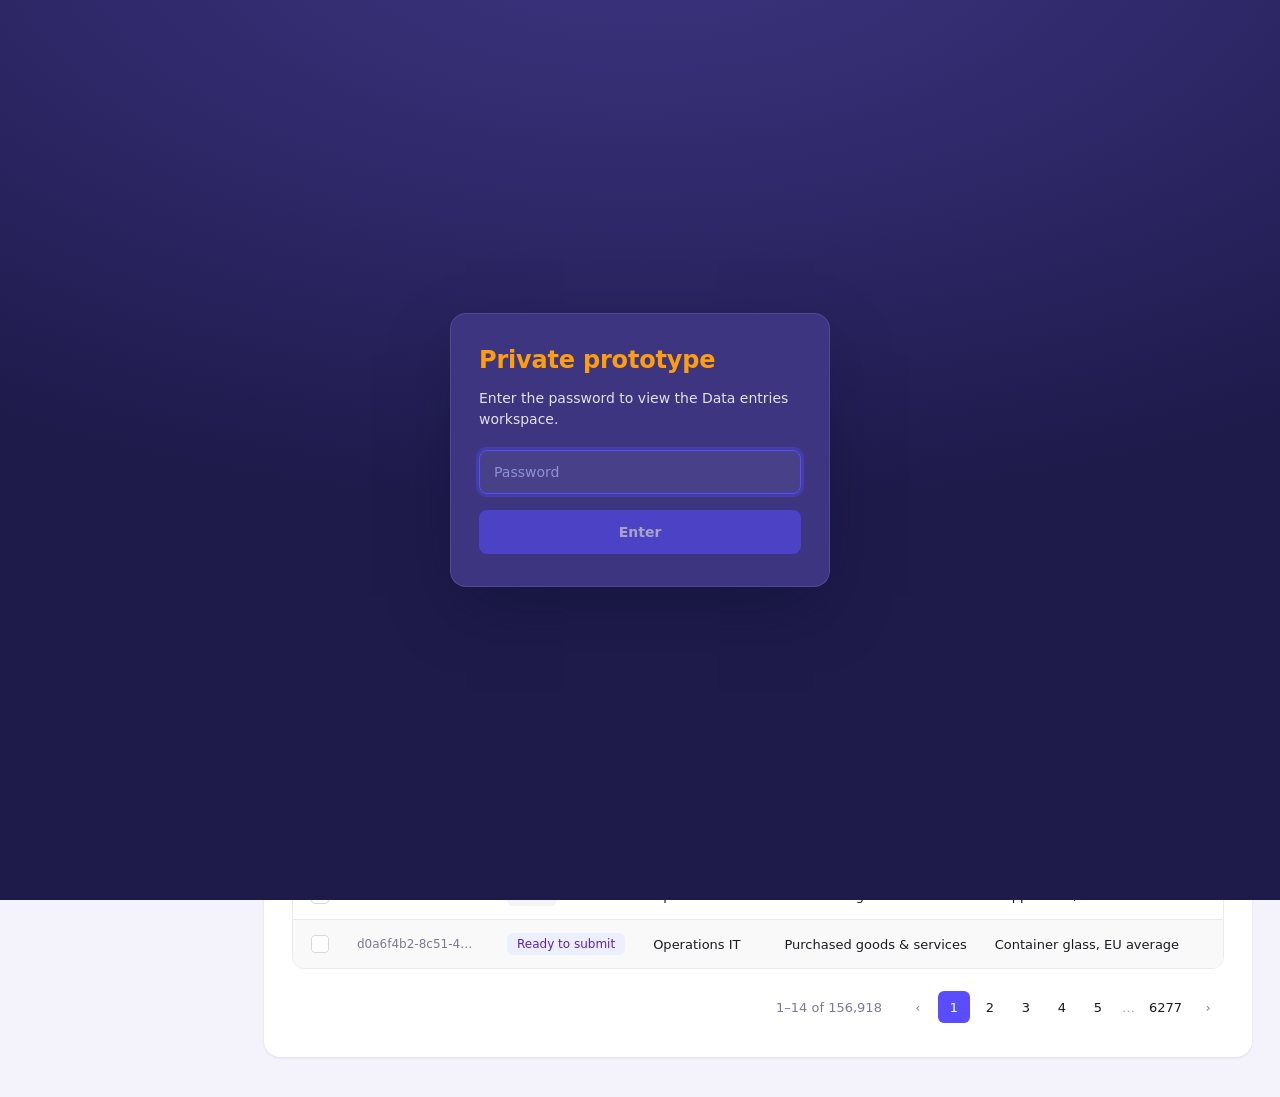
<file: data-entries-improve-ef.html>
<!DOCTYPE html>
<html lang="en">
<head>
<meta charset="UTF-8" />
<meta name="viewport" content="width=device-width, initial-scale=1.0" />
<title>Forward Earth — Data entries (Improve EF)</title>
<link rel="preconnect" href="https://api.fontshare.com" crossorigin>
<link href="https://api.fontshare.com/v2/css?f[]=satoshi@400,500,700,900&display=swap" rel="stylesheet">
<style>
/* ─────────────────────────────────────────────────────────────────────────
   Forward Earth — Data entries page (sandbox clone) + Improve EF feature.
   Single self-contained file. Colors/typography pulled from the live product.
   ───────────────────────────────────────────────────────────────────────── */
:root{
  --violet:#5A4DFF; --violet-hover:#472AD8; --violet-50:#ECEFFF; --violet-700:#5B21B6;
  --header-violet:#8F4AFF; --header-violet-2:#7C3AED;
  --text:#101019; --text-strong:#1A1B22; --text-muted:#7A7A91; --text-subtle:#A6A6B8;
  --border:#EBEBEE; --border-strong:#D7D7E0; --bg-page:#FFFFFF; --bg-subtle:#F9F9FA;
  --bg-shell:#F4F3FB;
  --success-bg:#DCFCE7; --success-fg:#15803D; --success-50:#ECFDF5; --success-fg2:#047857; --success-200:#A7F3D0;
  --alert-bg:#FEF3C7; --alert-fg:#B45309; --alert-200:#FDE68A;
  --low-bg:#FEE2E2; --low-fg:#991B1B;
  --danger:#F35151;
  --radius-sm:6px; --radius-md:8px; --radius-lg:12px;
  --shadow-card:0 1px 3px rgba(16,16,25,.06), 0 1px 2px rgba(16,16,25,.04);
  --shadow-pop:0 12px 32px -10px rgba(16,16,40,.30);
  --font:"Satoshi","Satoshi Variable",system-ui,-apple-system,sans-serif;
}
*{box-sizing:border-box;}
html,body{margin:0;padding:0;}
body{font-family:var(--font);color:var(--text);background:var(--bg-shell);font-size:14px;-webkit-font-smoothing:antialiased;}
button{font-family:inherit;}
h1,h2,h3,h4{margin:0;}

/* ── App layout ── */
.app{display:flex;min-height:100vh;}
.sidebar{width:236px;flex:0 0 236px;background:#fff;border-right:1px solid var(--border);
  padding:18px 16px 40px;display:flex;flex-direction:column;gap:2px;overflow-y:auto;height:100vh;position:sticky;top:0;}
.brand{display:flex;align-items:center;gap:9px;padding:2px 6px 18px;}
.brand svg{width:30px;height:30px;}
.brand .name{font-weight:700;font-size:16px;line-height:1.05;letter-spacing:-.01em;}
.brand .name small{display:block;font-weight:700;}

.nav-getting{display:flex;align-items:center;gap:10px;padding:10px 12px;border-radius:var(--radius-md);
  font-weight:500;color:var(--text);cursor:pointer;}
.nav-getting:hover{background:var(--bg-subtle);}
.nav-getting .badge{margin-left:auto;background:var(--violet);color:#fff;font-size:11px;font-weight:700;
  padding:2px 8px;border-radius:var(--radius-sm);}

.nav-section{font-size:12px;font-weight:500;color:var(--text-muted);padding:16px 12px 6px;letter-spacing:.01em;}
.nav-item{display:flex;align-items:center;gap:12px;padding:11px 12px;border-radius:var(--radius-md);
  color:var(--text);cursor:pointer;font-size:14px;font-weight:500;transition:background .12s;}
.nav-item svg{width:20px;height:20px;flex:0 0 auto;color:var(--text);}
.nav-item:hover{background:var(--bg-subtle);}
.nav-item.active{background:var(--violet);color:#fff;box-shadow:0 6px 16px -6px rgba(90,77,255,.5);}
.nav-item.active svg{color:#fff;}
.nav-item .chev{margin-left:auto;width:16px;height:16px;color:var(--text-muted);}

/* ── Main column ── */
.main{flex:1;min-width:0;display:flex;flex-direction:column;}
.topbar{display:flex;align-items:center;gap:16px;padding:16px 28px;}
.topbar .collapse{width:44px;height:44px;display:grid;place-items:center;border-radius:var(--radius-md);
  border:none;background:var(--violet-50);color:var(--violet);cursor:pointer;}
.topbar .spacer{flex:1;}
.company{min-width:280px;border:1px solid var(--border-strong);border-radius:var(--radius-md);
  background:#fff;padding:7px 14px;position:relative;cursor:pointer;}
.company .lab{font-size:11px;color:var(--text-muted);}
.company .val{display:flex;align-items:center;gap:8px;font-size:15px;font-weight:500;}
.company .val svg{margin-left:auto;width:18px;height:18px;color:var(--text-muted);}
.topbar .icon-btn{width:44px;height:44px;border-radius:50%;background:var(--violet-50);border:none;
  display:grid;place-items:center;color:var(--violet);cursor:pointer;}
.topbar .icon-group{display:flex;gap:8px;background:var(--violet-50);border-radius:26px;padding:3px;}
.topbar .icon-group .icon-btn{width:40px;height:40px;}

/* ── Page card ── */
.page{padding:0 28px 40px;}
.card{background:#fff;border-radius:16px;box-shadow:var(--shadow-card);padding:28px 28px 34px;}
.card-head{display:flex;align-items:center;justify-content:space-between;margin-bottom:22px;}
.card-head h1{font-size:20px;font-weight:700;color:var(--text);}
.btn{display:inline-flex;align-items:center;gap:8px;border-radius:var(--radius-sm);cursor:pointer;
  font-family:inherit;font-weight:500;transition:background .12s,border-color .12s,color .12s;white-space:nowrap;}
.btn svg{width:18px;height:18px;flex:0 0 auto;}
.btn.primary{background:var(--violet);color:#fff;border:none;font-size:14px;padding:12px 18px;height:46px;
  box-shadow:0 8px 18px -8px rgba(90,77,255,.6);}
.btn.primary:hover{background:var(--violet-hover);}
.btn.primary:disabled{opacity:.5;cursor:default;box-shadow:none;}
.btn.tool{background:#fff;color:var(--text-muted);border:1px solid var(--border);font-size:13px;
  padding:0 16px;height:44px;}
.btn.tool svg{width:16px;height:16px;}
.btn.tool:hover{border-color:var(--border-strong);background:var(--bg-subtle);color:var(--text-strong);}
.btn.secondary{background:#fff;color:var(--text-strong);border:1px solid var(--border-strong);font-size:13px;padding:0 16px;height:38px;}
.btn.secondary:hover{background:var(--bg-subtle);}
.btn.danger{background:var(--danger);color:#fff;border:none;font-size:13px;padding:0 18px;height:38px;}
.btn.danger:hover{background:#d63b3b;}
.btn.danger-outline{background:#fff;color:var(--danger);border:1px solid var(--danger);font-size:13px;padding:0 16px;height:38px;}
.btn.danger-outline:hover{background:var(--low-bg);}
.btn.outline{background:#fff;color:var(--violet);border:1px solid var(--violet);font-size:14px;padding:0 18px;height:46px;}
.btn.outline:hover{background:var(--violet-50);}
.title-help{display:inline-flex;margin-left:8px;color:var(--text-muted);vertical-align:middle;}
th .h-help{display:inline-flex;margin-left:6px;vertical-align:-2px;opacity:.75;}
td.name-cell{max-width:220px;overflow:hidden;text-overflow:ellipsis;}

.toolbar{display:flex;align-items:center;justify-content:flex-end;gap:12px;margin-bottom:16px;}
.toolbar .filter-count{margin-left:4px;background:var(--bg-subtle);color:var(--text-muted);
  font-size:11px;font-weight:700;border-radius:10px;padding:1px 6px;}

/* ── Table ── */
.tablewrap{border:1px solid var(--border);border-radius:var(--radius-lg);overflow-x:auto;}
table{width:100%;border-collapse:collapse;font-size:13px;}
thead th{background:var(--header-violet);color:#fff;text-align:left;font-weight:500;font-size:12.5px;
  padding:14px 14px;white-space:nowrap;position:relative;}
thead th.col-check{width:44px;padding-left:18px;}
thead th.col-act{position:sticky;right:0;width:0;min-width:0;max-width:0;padding:0;background:transparent;}
tbody td{padding:13px 14px;border-top:1px solid var(--border);color:var(--text-strong);
  vertical-align:middle;white-space:nowrap;}
tbody td.col-check{padding-left:18px;}
tbody tr{cursor:pointer;}
tbody tr:nth-child(odd){background:#fff;}
tbody tr:nth-child(even){background:var(--bg-subtle);}
tbody tr:hover{background:#F3EFFE;}
td.id-cell{font-variant-numeric:tabular-nums;color:var(--text-muted);font-size:12px;max-width:150px;
  overflow:hidden;text-overflow:ellipsis;}
td.muted{color:var(--text-muted);}
.check{width:18px;height:18px;border:1.5px solid var(--border-strong);border-radius:4px;background:#fff;
  display:inline-block;vertical-align:middle;}

/* status + confidence + tags */
.chip{display:inline-flex;align-items:center;padding:4px 10px;border-radius:var(--radius-sm);
  font-size:12px;font-weight:500;}
.chip.submitted{background:var(--success-bg);color:var(--success-fg);}
.chip.draft{background:#F3F4F6;color:#374151;}
.chip.ready{background:var(--violet-50);color:var(--violet-700);}
.synth{display:inline-flex;align-items:center;margin-right:8px;padding:2px 8px;border-radius:var(--radius-sm);
  background:var(--violet-50);color:var(--violet-700);font-size:11px;font-weight:600;}
.synth.custom{background:#EEF1F6;color:#475569;}
.efbusy{display:inline-flex;align-items:center;gap:6px;color:var(--violet);font-weight:600;}

/* hover action tray (zero-width sticky anchor) */
td.col-act{position:sticky;right:0;width:0;min-width:0;max-width:0;padding:0;background:transparent;overflow:visible;z-index:2;}
.actions{position:absolute;right:12px;top:50%;transform:translateY(-50%) translateX(6px);
  display:inline-flex;align-items:center;gap:6px;padding:4px 6px;background:#fff;border:1px solid var(--border);
  border-radius:var(--radius-md);box-shadow:0 6px 16px -6px rgba(11,16,49,.28);opacity:0;pointer-events:none;
  transition:opacity .12s,transform .12s;white-space:nowrap;}
tbody tr:hover .actions{opacity:1;pointer-events:auto;transform:translateY(-50%);}
.rowcta{display:inline-flex;align-items:center;gap:5px;border:1px solid var(--violet);border-radius:var(--radius-sm);cursor:pointer;
  background:#fff;color:var(--violet);font-size:12px;font-weight:600;padding:5px 12px;transition:background .12s;}
.rowcta:hover{background:var(--violet-50);}
.iconbtn{width:28px;height:28px;flex:0 0 auto;display:inline-grid;place-items:center;border:1px solid var(--border);
  border-radius:var(--radius-sm);background:#fff;color:var(--text-muted);cursor:pointer;transition:.12s;}
.iconbtn:hover{background:var(--bg-subtle);color:var(--text-strong);border-color:var(--border-strong);}
.iconbtn.danger:hover{background:var(--low-bg);color:var(--danger);border-color:#FCA5A5;}
.iconbtn svg{width:15px;height:15px;}

/* pagination */
.pagination{display:flex;align-items:center;justify-content:flex-end;gap:20px;margin-top:22px;
  font-size:13px;color:var(--text-muted);}
.pages{display:flex;align-items:center;gap:4px;}
.pages button{min-width:32px;height:32px;border:none;background:transparent;border-radius:var(--radius-sm);
  color:var(--text-strong);font-size:13px;cursor:pointer;font-family:inherit;}
.pages button:hover{background:var(--bg-subtle);}
.pages button.active{background:var(--violet);color:#fff;}
.pages button.nav{color:var(--text-muted);}

/* ── Scrim + modal ── */
.scrim{position:fixed;inset:0;background:rgba(0,0,0,.4);z-index:1000;}
.modal-wrap{position:fixed;inset:0;z-index:1001;display:flex;align-items:flex-start;justify-content:center;
  padding:40px 24px;overflow-y:auto;}
.modal{width:100%;max-width:860px;display:flex;flex-direction:column;gap:16px;animation:modalIn .2s cubic-bezier(.32,.72,0,1);
  background:#F1F0F7;border-radius:20px;padding:16px;box-shadow:0 24px 64px -16px rgba(16,16,40,.35);height:fit-content;}
@keyframes modalIn{from{opacity:0;transform:translateY(8px);}to{opacity:1;transform:none;}}
.modal-head{background:#fff;border-radius:var(--radius-lg);padding:24px 26px;display:flex;align-items:center;gap:14px;}
.modal-head h2{font-size:21px;font-weight:700;color:var(--text);flex:1;min-width:0;overflow:hidden;text-overflow:ellipsis;white-space:nowrap;}
.modal-head .link-ic,.modal-head .close{width:34px;height:34px;border:none;background:transparent;border-radius:var(--radius-sm);
  display:grid;place-items:center;color:var(--text-muted);cursor:pointer;}
.modal-head .link-ic:hover,.modal-head .close:hover{background:var(--bg-subtle);color:var(--text-strong);}
.form-card{background:#fff;border-radius:var(--radius-lg);padding:22px 26px 26px;}
.form-card h3{font-size:16px;font-weight:700;color:var(--violet);margin-bottom:4px;}
.form-card .sub{font-size:13px;color:var(--text-muted);margin:0 0 14px;}
.card-head-row{display:flex;align-items:center;gap:10px;margin-bottom:14px;}
.card-head-row h3{margin:0;flex:1;}
.card-fold{width:30px;height:30px;border:none;background:transparent;border-radius:var(--radius-sm);
  display:grid;place-items:center;color:var(--text-muted);cursor:pointer;transition:transform .15s;}
.card-fold.collapsed{transform:rotate(-90deg);}
.card-fold:hover{background:var(--bg-subtle);}
.collapsed-sum{font-size:13px;color:var(--text-muted);margin:0;}

.grid{display:grid;gap:16px;}
.grid.two{grid-template-columns:1fr 1fr;}
/* DS floating-label field: the label sits on the field's top border */
.fld{position:relative;padding-top:8px;}
.fld .lab{position:absolute;top:0;left:12px;z-index:1;background:#fff;padding:0 5px;border-radius:4px;
  font-size:12px;color:var(--text-muted);line-height:16px;}
.fld .lab .req{color:var(--text-muted);}
.fld .control{min-height:56px;display:flex;align-items:center;gap:8px;padding:0 16px;border-radius:var(--radius-md);
  background:#fff;border:1px solid var(--border-strong);font-size:15px;color:var(--text-strong);}
.fld .control.ro{color:var(--text-muted);}
.fld .control.placeholder{color:var(--text-subtle);}
.fldic{margin-left:auto;color:var(--text-muted);display:inline-flex;flex:0 0 auto;}
input.control,select.control{width:100%;font-family:inherit;outline:none;appearance:none;cursor:pointer;
  height:56px;display:block;}
input.control{cursor:text;}
input.control:focus,select.control:focus{border-color:var(--violet);box-shadow:0 0 0 3px rgba(90,77,255,.14);}
select.control{background-image:url("data:image/svg+xml,%3Csvg xmlns='http://www.w3.org/2000/svg' width='16' height='16' viewBox='0 0 24 24' fill='none' stroke='%237A7A91' stroke-width='2' stroke-linecap='round' stroke-linejoin='round'%3E%3Cpolyline points='6 9 12 15 18 9'/%3E%3C/svg%3E");
  background-repeat:no-repeat;background-position:right 14px center;padding-right:40px;}

/* EF combobox (New entry modal) — trigger + popover with two create actions */
.efselect{position:relative;}
.efselect-trigger{width:100%;box-sizing:border-box;min-height:56px;padding:0 16px;display:flex;align-items:center;
  justify-content:space-between;gap:8px;background:#fff;border:1px solid var(--border-strong);border-radius:var(--radius-md);
  font-family:inherit;font-size:14px;color:var(--text-strong);cursor:pointer;text-align:left;transition:border-color .12s,box-shadow .12s;}
.efselect-trigger:hover{border-color:var(--text-muted);}
.efselect-trigger[aria-expanded="true"]{border-color:var(--violet);box-shadow:0 0 0 3px rgba(90,77,255,.14);}
.efselect-trigger .ph{color:var(--text-subtle);}
.efselect-trigger svg{color:var(--text-muted);flex:0 0 auto;}
.efselect-menu{position:absolute;left:0;right:0;top:calc(100% + 6px);z-index:60;background:#fff;
  border:1px solid var(--border);border-radius:10px;box-shadow:var(--shadow-pop);padding:6px;
  display:flex;flex-direction:column;gap:2px;max-height:320px;overflow-y:auto;}
.efselect-search{margin:2px 2px 6px;height:38px;padding:0 12px;border:1px solid var(--border-strong);
  border-radius:var(--radius-sm);font-family:inherit;font-size:13px;color:var(--text-strong);outline:none;}
.efselect-search:focus{border-color:var(--violet);box-shadow:0 0 0 3px rgba(90,77,255,.14);}
.efselect-empty{padding:10px 10px 6px;font-size:12.5px;color:var(--text-muted);}
.efselect-menu.up{top:auto;bottom:calc(100% + 6px);}
.efselect-item{display:flex;align-items:center;gap:10px;width:100%;box-sizing:border-box;text-align:left;
  border:none;background:transparent;cursor:pointer;font-family:inherit;font-size:13px;color:var(--text-strong);
  padding:10px 10px;border-radius:var(--radius-sm);}
.efselect-item:hover{background:var(--bg-subtle);}
.efselect-sep{height:1px;background:var(--border);margin:5px 4px;}
.efselect-item.create{align-items:flex-start;color:var(--violet);}
.efselect-item.create svg{margin-top:2px;flex:0 0 auto;}
.efselect-item.create b{display:block;font-weight:600;}
.efselect-item.create .subline{display:block;margin-top:1px;font-size:11.5px;font-weight:400;color:var(--text-muted);}
.efselect-item.current{background:var(--violet-50);font-weight:600;}
/* While the menu is open, lift the whole combobox (trigger + menu) above the
   sticky modal footer so neither is painted over. */
.efselect.open{z-index:70;}
.fld:has(.efselect.open){z-index:70;}

.dropzone{border:1.5px dashed var(--border-strong);border-radius:var(--radius-md);background:var(--bg-subtle);
  padding:26px;text-align:center;color:var(--text-subtle);display:flex;flex-direction:column;align-items:center;gap:8px;}
.dropzone svg{width:26px;height:26px;color:var(--text-subtle);}

.modal-foot{background:#fff;border-radius:var(--radius-lg);padding:16px 26px;display:flex;justify-content:flex-end;gap:12px;
  position:sticky;bottom:0;border:1px solid var(--border);box-shadow:0 -8px 24px -12px rgba(16,16,40,.18);}

/* banners inside EF card */
.banner{display:flex;align-items:center;gap:12px;padding:13px 16px;border-radius:var(--radius-lg);font-size:13px;line-height:1.5;
  border:1px solid var(--alert-200);background:var(--alert-bg);color:var(--alert-fg);}
.banner .tx{flex:1;min-width:0;}
.banner b{font-weight:700;}
.banner .btn{flex:0 0 auto;}
.banner.busy{border-color:#C9C2FF;background:#F5F3FF;color:var(--violet-700);}
.banner.ok{border-color:var(--success-200);background:var(--success-50);color:var(--success-fg2);}
.banner.fail{border-color:#FCA5A5;background:var(--low-bg);color:var(--low-fg);}
.pill-status.fail{background:var(--low-bg);color:var(--low-fg);}
.match{margin-top:16px;padding:11px 13px;border-radius:var(--radius-md);border:1px solid var(--success-200);
  background:var(--success-50);color:var(--success-fg2);display:flex;align-items:flex-start;gap:9px;font-size:12.5px;line-height:1.5;}
.match b{font-weight:700;}
.match svg{flex:0 0 auto;margin-top:1px;}

.processing{border:1.5px dashed #C9C2FF;border-radius:var(--radius-md);background:#F5F3FF;padding:30px 20px;text-align:center;
  display:flex;flex-direction:column;align-items:center;gap:8px;}
.processing .big{font-size:14px;font-weight:700;color:var(--violet);display:inline-flex;align-items:center;gap:8px;}
.processing .why{font-size:12.5px;color:var(--text-muted);max-width:420px;line-height:1.5;}

/* ── Right-side panel variant (EF detail — matches the product's placement) ── */
.modal-wrap.efdrawer{justify-content:flex-end;padding:16px;}
.efdrawer .modal{width:720px;max-width:calc(100vw - 32px);min-height:calc(100vh - 32px);height:auto;}
.efdrawer .modal-foot{margin-top:auto;}

/* ── Generate / Review dialogs ──
   Centered by a flex overlay (NOT by transform) so the entry animation can
   never fight the positioning and fly the dialog in from a corner. */
.wizoverlay{position:fixed;inset:0;z-index:1101;display:flex;align-items:center;justify-content:center;
  padding:24px;overflow-y:auto;}
.wizdlg{margin:auto;width:620px;max-width:calc(100vw - 48px);
  background:#fff;border-radius:14px;padding:22px;box-shadow:0 32px 80px -24px rgba(16,16,40,.45);
  display:flex;flex-direction:column;gap:16px;animation:modalIn .2s cubic-bezier(.32,.72,0,1);}
.wizdlg h3{font-size:16.5px;font-weight:700;color:var(--text-strong);flex:1;}
.wizdlg .head{display:flex;align-items:center;gap:10px;}
.wizdlg .head .close{width:30px;height:30px;border:none;background:transparent;color:var(--text-muted);
  display:grid;place-items:center;border-radius:var(--radius-sm);cursor:pointer;}
.wizdlg .head .close:hover{background:var(--bg-subtle);}
.wizdlg .subx{margin:0;font-size:13px;line-height:1.55;color:var(--text-muted);}
.wizdlg .subx b{color:var(--text-strong);font-weight:600;}
.steps{display:grid;grid-template-columns:1fr auto 1fr auto 1fr;gap:8px;align-items:stretch;}
.wstep{border:1px solid var(--border-strong);border-radius:10px;background:var(--bg-subtle);padding:11px 12px;
  display:flex;flex-direction:column;gap:3px;}
.wstep .k{font-size:10.5px;font-weight:700;color:var(--violet);text-transform:uppercase;letter-spacing:.04em;}
.wstep .t{font-size:13px;font-weight:700;color:var(--text-strong);}
.wstep .d{font-size:11.5px;color:var(--text-muted);line-height:1.45;}
.warrow{align-self:center;color:var(--text-subtle);}
.wiznote{font-size:12px;color:var(--text-muted);display:flex;align-items:flex-start;gap:7px;line-height:1.5;
  background:var(--bg-subtle);border-radius:var(--radius-md);padding:10px 12px;}
.wiznote svg{flex:0 0 auto;margin-top:1px;}
.wizfoot{display:flex;justify-content:flex-end;gap:10px;}

/* spinner + toast */
.spin{animation:spin 1.4s linear infinite;transform-origin:center;display:inline-flex;}
.spinner{width:20px;height:20px;border-radius:50%;border:2.5px solid #C9C2FF;border-top-color:var(--violet);animation:spin .9s linear infinite;}
.spinner.sm{width:16px;height:16px;border-width:2px;}
@keyframes spin{to{transform:rotate(360deg);}}
#toast{position:fixed;left:50%;bottom:28px;transform:translateX(-50%) translateY(20px);z-index:2000;
  background:#1A1B22;color:#fff;font-size:13px;font-weight:500;padding:11px 18px;border-radius:var(--radius-md);
  box-shadow:0 12px 30px -8px rgba(0,0,0,.4);opacity:0;pointer-events:none;transition:opacity .2s,transform .2s;max-width:460px;}
#toast.show{opacity:1;transform:translateX(-50%);}
.changelink{border:none;background:transparent;cursor:pointer;color:var(--violet);font-size:12px;font-weight:600;}

/* ── Generate / Review synthetic EF dialogs (shared component) ── */
.wizdlg textarea{width:100%;box-sizing:border-box;font-size:13px;font-family:inherit;border:1px solid var(--border-strong);
  border-radius:var(--radius-md);padding:10px 12px;color:var(--text-strong);resize:vertical;}
.wizdlg textarea:focus{outline:none;border-color:var(--violet);box-shadow:0 0 0 3px rgba(90,77,255,.14);}
.wizdlg .dlg-foot{display:flex;justify-content:space-between;align-items:center;gap:16px;
  margin:4px -22px -22px;padding:14px 22px;border-top:1px solid var(--border);background:var(--bg-subtle);
  border-radius:0 0 14px 14px;}
.wizdlg .dlg-foot .hint{font-size:12px;color:var(--text-muted);margin:0;}
.stage{display:flex;align-items:center;gap:10px;padding:7px 0;font-size:13px;color:var(--text-subtle);}
.stage.active{color:var(--text-strong);}
.stage.done{color:var(--text-muted);}
.stage .st-ic{width:18px;display:inline-flex;justify-content:center;flex:0 0 auto;}
.pill-status{display:inline-flex;align-items:center;gap:5px;background:var(--violet-50);color:var(--violet-700);
  border-radius:999px;padding:4px 10px;font-size:11px;font-weight:600;white-space:nowrap;}
.pill-status .spin{color:var(--violet);}
.kpi-row{display:grid;grid-template-columns:1fr 1fr;gap:10px;}
.kpi{background:var(--bg-subtle);border-radius:var(--radius-md);padding:12px 14px;}
.kpi .k{font-size:12px;color:var(--text-muted);margin:0 0 4px;}
.kpi .v{font-size:19px;font-weight:600;margin:0;}
.kpi .v small{font-size:12px;font-weight:400;color:var(--text-muted);}
.ctx-details{margin:14px 0 0;background:var(--bg-subtle);border-radius:var(--radius-md);padding:8px 12px;font-size:12px;color:var(--text-muted);}
.ctx-details summary{cursor:pointer;}
.rvw table{font-size:12px;}
.rvw tbody tr{cursor:default;}
.rvw tbody tr:hover{background:inherit;}
.rvw tbody tr:nth-child(even):hover{background:var(--bg-subtle);}
.energy{border:1px solid var(--border);border-radius:var(--radius-md);}
.energy>div{display:flex;justify-content:space-between;gap:12px;padding:9px 12px;font-size:12px;}
.energy>div+div{border-top:1px solid var(--border);}
.energy .efref{color:var(--violet);}
.actions.show{opacity:1;pointer-events:auto;transform:translateY(-50%);}
.confchip{display:inline-block;padding:3px 10px;border-radius:var(--radius-sm);font-size:12px;font-weight:600;line-height:16px;}
.confchip.high{background:var(--success-bg);color:var(--success-fg);}
.confchip.med{background:var(--alert-bg);color:var(--alert-fg);}

/* ── Assessments (PCF) ── */
.seg{display:inline-flex;background:var(--bg-subtle);border:1px solid var(--border);border-radius:9px;padding:3px;gap:3px;font-size:13px;}
.seg .on{background:var(--violet);color:#fff;border-radius:7px;padding:5px 14px;font-weight:500;}
.seg .off{color:var(--text-muted);padding:5px 14px;}
.chipx{background:var(--violet-50);color:var(--violet);font-size:12px;padding:3px 10px;border-radius:7px;white-space:nowrap;display:inline-block;
  overflow:hidden;text-overflow:ellipsis;max-width:100%;vertical-align:middle;}
.chip.calc{background:var(--success-bg);color:var(--success-fg);}
.chip.adraft{background:#E3EEFB;color:#1D5FA6;}
.chip.synthef{background:var(--violet-50);color:var(--violet-700);display:inline-flex;align-items:center;gap:4px;}
.assess-body{display:flex;gap:0;}
.assess-nav{width:210px;flex:0 0 210px;border-right:1px solid var(--border);padding:6px 14px 6px 0;font-size:13.5px;}
.assess-nav-item{display:flex;align-items:center;gap:8px;padding:9px 10px;border-radius:var(--radius-md);margin-bottom:2px;color:var(--text-strong);}
.assess-nav-item.active{background:var(--violet-50);font-weight:600;}
.assess-nav-item .mut{color:var(--text-muted);font-weight:400;font-size:12px;}
.assess-content{flex:1;min-width:0;padding-left:20px;}
/* EF-name pill in the materials table (read-only, matches the product) */
.dd{display:inline-flex;align-items:center;gap:8px;max-width:100%;
  background:var(--violet-50);border-radius:var(--radius-md);padding:8px 12px;
  color:var(--violet);font-size:12.5px;cursor:default;}
.dd .efn{min-width:0;overflow:hidden;text-overflow:ellipsis;white-space:nowrap;}
.matbtn{display:inline-flex;align-items:center;gap:5px;background:#fff;color:var(--violet);border:1px solid var(--border-strong);
  border-radius:9px;height:26px;padding:0 10px;font-size:11.5px;font-weight:600;font-family:inherit;cursor:pointer;white-space:nowrap;}
.matbtn:hover{border-color:var(--violet);background:var(--violet-50);}
.matbtn.ready{border-color:var(--violet);}
</style>
</head>
<body>
<!-- ── Password gate (client-side deterrent, no brand). Same password + session
     key as index.html, so unlocking either page keeps both open this tab session. ── -->
<style>
  .proto-gate { position: fixed; inset: 0; z-index: 99999; display: flex; align-items: center; justify-content: center; padding: 24px; background: radial-gradient(1200px 600px at 50% -10%, #3D3580 0%, #302A6C 45%, #1E1A4A 100%); font-family: "Satoshi Variable","Satoshi",system-ui,sans-serif; }
  .proto-gate__card { width: 100%; max-width: 380px; display: flex; flex-direction: column; gap: 14px; background: #3D3580; border: 1px solid rgba(255,255,255,0.10); border-radius: 16px; padding: 32px 28px; box-shadow: 0 24px 64px -16px rgba(11,16,49,0.55); text-align: left; }
  .proto-gate__title { margin: 0; font-size: 24px; font-weight: 700; color: #FF9E0D; letter-spacing: -0.2px; }
  .proto-gate__sub { margin: 0 0 6px; font-size: 14px; line-height: 1.5; color: #FFFFFF; opacity: 0.85; }
  .proto-gate__input { width: 100%; box-sizing: border-box; height: 44px; padding: 0 14px; font-size: 14px; font-family: inherit; color: #FFFFFF; background: rgba(255,255,255,0.06); border: 1px solid rgba(255,255,255,0.18); border-radius: 8px; outline: none; transition: border-color 150ms ease, box-shadow 150ms ease; }
  .proto-gate__input::placeholder { color: #C2C9FF; opacity: 0.6; }
  .proto-gate__input:focus { border-color: #5A4DFF; box-shadow: 0 0 0 3px rgba(90,77,255,0.30); }
  .proto-gate__input.is-error { border-color: #F35151; box-shadow: 0 0 0 3px rgba(243,81,81,0.22); }
  .proto-gate__err { font-size: 12.5px; color: #FFC9C9; margin-top: -4px; }
  .proto-gate__btn { height: 44px; border: none; border-radius: 8px; cursor: pointer; background: #5A4DFF; color: #fff; font-size: 14px; font-weight: 600; font-family: inherit; transition: background 150ms ease, opacity 150ms ease; margin-top: 2px; }
  .proto-gate__btn:hover:not(:disabled) { background: #472AD8; }
  .proto-gate__btn:disabled { opacity: 0.55; cursor: default; }
</style>
<script>
(function () {
  // Same password + session key as index.html.
  var PROTO_PASSWORD_SHA256 = "20df8ad6cb70ec8b4114b0182fe0861b15565132f53edd3955e10dd68e145077"; // default: "forward-earth"
  if (sessionStorage.getItem("fe-proto-auth") === "1") return;

  async function sha256Hex(str) {
    var buf = await crypto.subtle.digest("SHA-256", new TextEncoder().encode(str));
    return [].map.call(new Uint8Array(buf), function (x) { return x.toString(16).padStart(2, "0"); }).join("");
  }

  var prevOverflow = document.documentElement.style.overflow;
  document.documentElement.style.overflow = "hidden";

  var gate = document.createElement("div");
  gate.className = "proto-gate";
  gate.innerHTML =
    '<form class="proto-gate__card">' +
      '<h1 class="proto-gate__title">Private prototype</h1>' +
      '<p class="proto-gate__sub">Enter the password to view the Data entries workspace.</p>' +
      '<input class="proto-gate__input" type="password" placeholder="Password" autocomplete="off" autofocus />' +
      '<div class="proto-gate__err" style="display:none">Incorrect password — please try again.</div>' +
      '<button class="proto-gate__btn" type="submit" disabled>Enter</button>' +
    '</form>';
  document.body.appendChild(gate);

  var form = gate.querySelector("form");
  var input = gate.querySelector(".proto-gate__input");
  var err = gate.querySelector(".proto-gate__err");
  var btn = gate.querySelector(".proto-gate__btn");
  var busy = false;

  input.addEventListener("input", function () {
    btn.disabled = !input.value || busy;
    input.classList.remove("is-error");
    err.style.display = "none";
  });

  form.addEventListener("submit", async function (e) {
    e.preventDefault();
    if (!input.value || busy) return;
    busy = true; btn.disabled = true; btn.textContent = "Checking…";
    var ok = (await sha256Hex(input.value)) === PROTO_PASSWORD_SHA256;
    busy = false; btn.textContent = "Enter";
    if (ok) {
      sessionStorage.setItem("fe-proto-auth", "1");
      document.documentElement.style.overflow = prevOverflow;
      gate.remove();
    } else {
      input.classList.add("is-error");
      err.style.display = "";
      input.value = ""; btn.disabled = true; input.focus();
    }
  });
})();
</script>
<div class="app">
  <!-- ── Sidebar ── -->
  <aside class="sidebar">
    <div class="brand">
      <svg viewBox="0 0 32 32" fill="none"><path d="M4 22 L14 8 a2 2 0 0 1 3.2 0.2 L20 13" stroke="#FF9E0D" stroke-width="4" stroke-linecap="round"/><path d="M12 24 L22 10 a2 2 0 0 1 3.2 0.2 L28 15" stroke="#5A4DFF" stroke-width="4" stroke-linecap="round"/></svg>
      <div class="name">forward<small>earth</small></div>
    </div>
    <div class="nav-getting"><svg width="20" height="20" viewBox="0 0 24 24" fill="none" stroke="currentColor" stroke-width="2" stroke-linecap="round" stroke-linejoin="round"><polygon points="13 2 3 14 12 14 11 22 21 10 12 10 13 2"/></svg>Getting started<span class="badge">0/3</span></div>

    <div class="nav-section">Analyse</div>
    <div class="nav-item"><svg viewBox="0 0 24 24" fill="none" stroke="currentColor" stroke-width="2" stroke-linecap="round" stroke-linejoin="round"><path d="M21.21 15.89A10 10 0 1 1 8 2.83"/><path d="M22 12A10 10 0 0 0 12 2v10z"/></svg>Overview</div>
    <div class="nav-item"><svg viewBox="0 0 24 24" fill="none" stroke="currentColor" stroke-width="2" stroke-linecap="round" stroke-linejoin="round"><polyline points="22 7 13.5 15.5 8.5 10.5 2 17"/><polyline points="16 7 22 7 22 13"/></svg>Trends</div>
    <div class="nav-item"><svg viewBox="0 0 24 24" fill="none" stroke="currentColor" stroke-width="2" stroke-linecap="round" stroke-linejoin="round"><rect x="4" y="2" width="16" height="20" rx="2"/><line x1="8" y1="6" x2="16" y2="6"/><line x1="8" y1="10" x2="8" y2="10"/><line x1="12" y1="10" x2="12" y2="10"/><line x1="16" y1="10" x2="16" y2="10"/><line x1="8" y1="14" x2="8" y2="14"/><line x1="12" y1="14" x2="12" y2="14"/></svg>Calculations<svg class="chev" viewBox="0 0 24 24" fill="none" stroke="currentColor" stroke-width="2" stroke-linecap="round" stroke-linejoin="round"><polyline points="6 9 12 15 18 9"/></svg></div>

    <div class="nav-section">Collect</div>
    <div class="nav-item active" id="nav-data" onclick="showPage('data')"><svg viewBox="0 0 24 24" fill="none" stroke="currentColor" stroke-width="2" stroke-linecap="round" stroke-linejoin="round"><path d="M14 2H6a2 2 0 0 0-2 2v16a2 2 0 0 0 2 2h12a2 2 0 0 0 2-2V8z"/><polyline points="14 2 14 8 20 8"/><line x1="8" y1="13" x2="16" y2="13"/><line x1="8" y1="17" x2="16" y2="17"/></svg>Data entries</div>
    <div class="nav-item"><svg viewBox="0 0 24 24" fill="none" stroke="currentColor" stroke-width="2" stroke-linecap="round" stroke-linejoin="round"><path d="M21 8V5a2 2 0 0 0-2-2H5a2 2 0 0 0-2 2v3"/><path d="M3 8h18v11a2 2 0 0 1-2 2H5a2 2 0 0 1-2-2z"/><line x1="9" y1="13" x2="15" y2="13"/></svg>Bulk import</div>

    <div class="nav-section">Product Footprint</div>
    <div class="nav-item"><svg viewBox="0 0 24 24" fill="none" stroke="currentColor" stroke-width="2" stroke-linecap="round" stroke-linejoin="round"><path d="M21 16V8a2 2 0 0 0-1-1.73l-7-4a2 2 0 0 0-2 0l-7 4A2 2 0 0 0 3 8v8a2 2 0 0 0 1 1.73l7 4a2 2 0 0 0 2 0l7-4A2 2 0 0 0 21 16z"/><polyline points="3.27 6.96 12 12.01 20.73 6.96"/></svg>Products</div>
    <div class="nav-item" id="nav-assess" onclick="showPage('assess')"><svg viewBox="0 0 24 24" fill="none" stroke="currentColor" stroke-width="2" stroke-linecap="round" stroke-linejoin="round"><rect x="3" y="3" width="18" height="14" rx="2"/><line x1="12" y1="17" x2="12" y2="21"/><line x1="8" y1="21" x2="16" y2="21"/><polyline points="7 12 10 9 13 12 17 8"/></svg>Assessments</div>
    <div class="nav-item"><svg viewBox="0 0 24 24" fill="none" stroke="currentColor" stroke-width="2" stroke-linecap="round" stroke-linejoin="round"><line x1="6" y1="20" x2="6" y2="13"/><line x1="12" y1="20" x2="12" y2="9"/><line x1="18" y1="20" x2="18" y2="4"/></svg>Product emissions</div>

    <div class="nav-section">Manage</div>
    <div class="nav-item"><svg viewBox="0 0 24 24" fill="none" stroke="currentColor" stroke-width="2" stroke-linecap="round" stroke-linejoin="round"><path d="M3 21h18"/><path d="M5 21V7l8-4v18"/><path d="M19 21V11l-6-4"/></svg>Company</div>
    <div class="nav-item" id="nav-ef" onclick="showPage('ef')"><svg viewBox="0 0 24 24" fill="none" stroke="currentColor" stroke-width="2" stroke-linecap="round" stroke-linejoin="round"><path d="M12 2 2 7l10 5 10-5-10-5z"/><path d="M2 17l10 5 10-5"/><path d="M2 12l10 5 10-5"/></svg>Emission factors</div>
    <div class="nav-item"><svg viewBox="0 0 24 24" fill="none" stroke="currentColor" stroke-width="2" stroke-linecap="round" stroke-linejoin="round"><path d="M17 21v-2a4 4 0 0 0-4-4H5a4 4 0 0 0-4 4v2"/><circle cx="9" cy="7" r="4"/><path d="M23 21v-2a4 4 0 0 0-3-3.87"/><path d="M16 3.13a4 4 0 0 1 0 7.75"/></svg>Users</div>
  </aside>

  <!-- ── Main ── -->
  <div class="main">
    <div class="topbar">
      <button class="collapse" title="Collapse sidebar"><svg width="20" height="20" viewBox="0 0 24 24" fill="none" stroke="currentColor" stroke-width="2" stroke-linecap="round" stroke-linejoin="round"><rect x="3" y="3" width="18" height="18" rx="2"/><line x1="9" y1="3" x2="9" y2="21"/></svg></button>
      <div class="spacer"></div>
      <div class="company"><div class="lab">Active company</div><div class="val">Company for E2E tests<svg viewBox="0 0 24 24" fill="none" stroke="currentColor" stroke-width="2" stroke-linecap="round" stroke-linejoin="round"><polyline points="6 9 12 15 18 9"/></svg></div></div>
      <div class="icon-group">
        <button class="icon-btn" title="Account"><svg width="20" height="20" viewBox="0 0 24 24" fill="none" stroke="currentColor" stroke-width="2" stroke-linecap="round" stroke-linejoin="round"><path d="M20 21v-2a4 4 0 0 0-4-4H8a4 4 0 0 0-4 4v2"/><circle cx="12" cy="7" r="4"/></svg></button>
        <button class="icon-btn" title="Settings"><svg width="20" height="20" viewBox="0 0 24 24" fill="none" stroke="currentColor" stroke-width="2" stroke-linecap="round" stroke-linejoin="round"><circle cx="12" cy="12" r="3"/><path d="M19.4 15a1.65 1.65 0 0 0 .33 1.82l.06.06a2 2 0 0 1-2.83 2.83l-.06-.06a1.65 1.65 0 0 0-1.82-.33 1.65 1.65 0 0 0-1 1.51V21a2 2 0 0 1-4 0v-.09A1.65 1.65 0 0 0 9 19.4a1.65 1.65 0 0 0-1.82.33l-.06.06a2 2 0 0 1-2.83-2.83l.06-.06a1.65 1.65 0 0 0 .33-1.82 1.65 1.65 0 0 0-1.51-1H3a2 2 0 0 1 0-4h.09A1.65 1.65 0 0 0 4.6 9a1.65 1.65 0 0 0-.33-1.82l-.06-.06a2 2 0 0 1 2.83-2.83l.06.06a1.65 1.65 0 0 0 1.82.33H9a1.65 1.65 0 0 0 1-1.51V3a2 2 0 0 1 4 0v.09a1.65 1.65 0 0 0 1 1.51 1.65 1.65 0 0 0 1.82-.33l.06-.06a2 2 0 0 1 2.83 2.83l-.06.06a1.65 1.65 0 0 0-.33 1.82V9a1.65 1.65 0 0 0 1.51 1H21a2 2 0 0 1 0 4h-.09a1.65 1.65 0 0 0-1.51 1z"/></svg></button>
      </div>
    </div>

    <div class="page" id="page-data">
      <div class="card">
        <div class="card-head">
          <h1>Data entries</h1>
          <button class="btn primary" onclick="openNew()"><svg viewBox="0 0 24 24" fill="none" stroke="currentColor" stroke-width="2" stroke-linecap="round" stroke-linejoin="round"><line x1="12" y1="5" x2="12" y2="19"/><line x1="5" y1="12" x2="19" y2="12"/></svg>Add new entry</button>
        </div>
        <div class="toolbar">
          <button class="btn tool" onclick="toast('Export — CSV of the current view')"><svg viewBox="0 0 24 24" fill="none" stroke="currentColor" stroke-width="2" stroke-linecap="round" stroke-linejoin="round"><path d="M21 15v4a2 2 0 0 1-2 2H5a2 2 0 0 1-2-2v-4"/><polyline points="7 10 12 15 17 10"/><line x1="12" y1="15" x2="12" y2="3"/></svg>Export</button>
          <button class="btn tool" onclick="toast('Columns — show/hide grid columns')"><svg viewBox="0 0 24 24" fill="none" stroke="currentColor" stroke-width="2" stroke-linecap="round" stroke-linejoin="round"><rect x="3" y="3" width="18" height="18" rx="2"/><line x1="9" y1="3" x2="9" y2="21"/><line x1="15" y1="3" x2="15" y2="21"/></svg>Columns</button>
          <button class="btn tool" onclick="toast('Filters')"><svg viewBox="0 0 24 24" fill="none" stroke="currentColor" stroke-width="2" stroke-linecap="round" stroke-linejoin="round"><polygon points="22 3 2 3 10 12.46 10 19 14 21 14 12.46 22 3"/></svg>Filters<span class="filter-count">0</span></button>
        </div>
        <div class="tablewrap">
          <table>
            <thead>
              <tr>
                <th class="col-check"><span class="check"></span></th>
                <th>ID</th><th>Status</th><th>Business unit</th><th>Business activity</th>
                <th>Emission factor details</th>
                <th>User assigned</th><th>Start date</th><th>End date</th><th>Data input type</th>
                <th>Consumption details</th>
                <th class="col-act" aria-hidden="true"></th>
              </tr>
            </thead>
            <tbody id="tbody"></tbody>
          </table>
        </div>
        <div class="pagination">
          <span id="pagecount">1–14 of 156,918</span>
          <div class="pages">
            <button class="nav">‹</button>
            <button class="active">1</button><button>2</button><button>3</button><button>4</button><button>5</button>
            <span style="padding:0 4px;color:var(--text-subtle)">…</span><button>6277</button>
            <button class="nav">›</button>
          </div>
        </div>
      </div>
    </div>

    <!-- ── Emission factors page (Manage → Emission factors) ── -->
    <div class="page" id="page-ef" style="display:none">
      <div class="card">
        <div class="card-head">
          <h1>Emission factors<span class="title-help"><svg width="17" height="17" viewBox="0 0 24 24" fill="none" stroke="currentColor" stroke-width="2" stroke-linecap="round" stroke-linejoin="round"><circle cx="12" cy="12" r="10"/><path d="M9.09 9a3 3 0 0 1 5.83 1c0 2-3 3-3 3"/><line x1="12" y1="17" x2="12" y2="17"/></svg></span></h1>
          <div style="display:flex;gap:12px">
            <button class="btn outline" onclick="toast('Show instructions — how custom emission factors work')">Show instructions</button>
            <button class="btn primary" onclick="toast('Add new custom emission factor — flow out of scope for this mock')"><svg viewBox="0 0 24 24" fill="none" stroke="currentColor" stroke-width="2" stroke-linecap="round" stroke-linejoin="round"><line x1="12" y1="5" x2="12" y2="19"/><line x1="5" y1="12" x2="19" y2="12"/></svg>Add new custom emission factor</button>
          </div>
        </div>
        <div class="toolbar">
          <button class="btn tool" onclick="toast('Export — CSV of the current view')"><svg viewBox="0 0 24 24" fill="none" stroke="currentColor" stroke-width="2" stroke-linecap="round" stroke-linejoin="round"><path d="M21 15v4a2 2 0 0 1-2 2H5a2 2 0 0 1-2-2v-4"/><polyline points="7 10 12 15 17 10"/><line x1="12" y1="15" x2="12" y2="3"/></svg>Export</button>
          <button class="btn tool" onclick="toast('Columns — show/hide grid columns')"><svg viewBox="0 0 24 24" fill="none" stroke="currentColor" stroke-width="2" stroke-linecap="round" stroke-linejoin="round"><rect x="3" y="3" width="18" height="18" rx="2"/><line x1="9" y1="3" x2="9" y2="21"/><line x1="15" y1="3" x2="15" y2="21"/></svg>Columns</button>
          <button class="btn tool" onclick="toast('Filters')"><svg viewBox="0 0 24 24" fill="none" stroke="currentColor" stroke-width="2" stroke-linecap="round" stroke-linejoin="round"><polygon points="22 3 2 3 10 12.46 10 19 14 21 14 12.46 22 3"/></svg>Filters</button>
        </div>
        <div class="tablewrap">
          <table>
            <thead>
              <tr id="ef-head"></tr>
            </thead>
            <tbody id="ef-tbody"></tbody>
          </table>
        </div>
        <div class="pagination">
          <span id="ef-pagecount"></span>
          <div class="pages">
            <button class="nav">‹</button><button class="active">1</button><button class="nav">›</button>
          </div>
        </div>
      </div>
    </div>

    <!-- ── Assessments page (PCF) ── -->
    <div class="page" id="page-assess" style="display:none">
      <div class="card">
        <div class="card-head">
          <h1>Assessments</h1>
          <div style="display:flex;gap:12px">
            <button class="btn outline" onclick="toast('Show instructions — how PCF assessments work')">Show instructions</button>
            <button class="btn primary" onclick="toast('Start new assessment — flow out of scope for this mock')"><svg viewBox="0 0 24 24" fill="none" stroke="currentColor" stroke-width="2" stroke-linecap="round" stroke-linejoin="round"><line x1="12" y1="5" x2="12" y2="19"/><line x1="5" y1="12" x2="19" y2="12"/></svg>Start new assessment</button>
          </div>
        </div>
        <div class="toolbar" style="justify-content:space-between">
          <div class="seg"><span class="on">PCF</span><span class="off">CBAM</span></div>
          <div style="display:flex;gap:12px">
            <button class="btn tool" onclick="toast('Export — CSV of the current view')"><svg viewBox="0 0 24 24" fill="none" stroke="currentColor" stroke-width="2" stroke-linecap="round" stroke-linejoin="round"><path d="M21 15v4a2 2 0 0 1-2 2H5a2 2 0 0 1-2-2v-4"/><polyline points="7 10 12 15 17 10"/><line x1="12" y1="15" x2="12" y2="3"/></svg>Export</button>
            <button class="btn tool" onclick="toast('Columns — show/hide grid columns')"><svg viewBox="0 0 24 24" fill="none" stroke="currentColor" stroke-width="2" stroke-linecap="round" stroke-linejoin="round"><rect x="3" y="3" width="18" height="18" rx="2"/><line x1="9" y1="3" x2="9" y2="21"/><line x1="15" y1="3" x2="15" y2="21"/></svg>Columns</button>
            <button class="btn tool" onclick="toast('Filters')"><svg viewBox="0 0 24 24" fill="none" stroke="currentColor" stroke-width="2" stroke-linecap="round" stroke-linejoin="round"><polygon points="22 3 2 3 10 12.46 10 19 14 21 14 12.46 22 3"/></svg>Filters</button>
          </div>
        </div>
        <div class="tablewrap">
          <table>
            <thead>
              <tr>
                <th class="col-check"><span class="check"></span></th>
                <th>Status</th><th>Assessment name</th><th>Standard</th><th>Level</th>
                <th>Linked product</th><th>Business unit</th><th>Start date</th><th>End date</th>
              </tr>
            </thead>
            <tbody>
              <tr onclick="toast('Assessment detail — only the Screw draft is wired in this mock')"><td class="col-check" onclick="event.stopPropagation()"><span class="check"></span></td><td><span class="chip calc">Calculated</span></td><td>Non mass units - Berlin - 2025</td><td><span class="chipx">PACT v3.0</span></td><td><span class="chipx">Product</span></td><td><span class="chipx">Non mass units</span></td><td>Berlin</td><td class="muted">01/01/2025</td><td class="muted">12/31/2025</td></tr>
              <tr onclick="toast('Assessment detail — only the Screw draft is wired in this mock')"><td class="col-check" onclick="event.stopPropagation()"><span class="check"></span></td><td><span class="chip calc">Calculated</span></td><td>Product with no energy estimates</td><td><span class="chipx">ISO 14067:2018</span></td><td><span class="chipx">Product</span></td><td><span class="chipx">Product with no energy…</span></td><td>Eberswalde</td><td class="muted">01/01/2025</td><td class="muted">12/31/2025</td></tr>
              <tr onclick="toast('Assessment detail — only the Screw draft is wired in this mock')"><td class="col-check" onclick="event.stopPropagation()"><span class="check"></span></td><td><span class="chip calc">Calculated</span></td><td>Non mass units - Berlin - 2025</td><td><span class="chipx">PACT v3.0</span></td><td><span class="chipx">Product</span></td><td><span class="chipx">Non mass units</span></td><td>Berlin</td><td class="muted">01/01/2025</td><td class="muted">12/31/2025</td></tr>
              <tr onclick="toast('Assessment detail — only the Screw draft is wired in this mock')"><td class="col-check" onclick="event.stopPropagation()"><span class="check"></span></td><td><span class="chip calc">Calculated</span></td><td>GENERATOR_FRAME_STEEL - 2025</td><td><span class="chipx">ISO 14067:2018</span></td><td><span class="chipx">Product</span></td><td><span class="chipx">GENERATOR_FRAME_ST…</span></td><td>Petone</td><td class="muted">01/01/2025</td><td class="muted">12/31/2025</td></tr>
              <tr onclick="openAssessment()" title="Open assessment"><td class="col-check" onclick="event.stopPropagation()"><span class="check"></span></td><td><span class="chip adraft">Draft</span></td><td style="font-weight:600">Screw</td><td><span class="chipx">ISO 14067:2018</span></td><td><span class="chipx">Product</span></td><td><span class="chipx">GENERATOR_FRAME_ST…</span></td><td>Wellington</td><td class="muted">01/01/2025</td><td class="muted">12/31/2025</td></tr>
            </tbody>
          </table>
        </div>
        <div class="pagination">
          <span>1–5 of 5</span>
          <div class="pages">
            <button class="nav">‹</button><button class="active">1</button><button class="nav">›</button>
          </div>
        </div>
      </div>
    </div>
  </div>
</div>

<div id="overlays"></div>
<div id="wizlayer"></div>
<div id="toast"></div>

<script>
/* ─── Icons ─── */
const IC = {
  chev:'<polyline points="6 9 12 15 18 9"/>',
  close:'<line x1="18" y1="6" x2="6" y2="18"/><line x1="6" y1="6" x2="18" y2="18"/>',
  link:'<path d="M10 13a5 5 0 0 0 7.54.54l3-3a5 5 0 0 0-7.07-7.07l-1.72 1.71"/><path d="M14 11a5 5 0 0 0-7.54-.54l-3 3a5 5 0 0 0 7.07 7.07l1.71-1.71"/>',
  trash:'<polyline points="3 6 5 6 21 6"/><path d="M19 6v14a2 2 0 0 1-2 2H7a2 2 0 0 1-2-2V6m3 0V4a2 2 0 0 1 2-2h4a2 2 0 0 1 2 2v2"/>',
  refresh:'<polyline points="23 4 23 10 17 10"/><path d="M20.49 15a9 9 0 1 1-2.12-9.36L23 10"/>',
  warn:'<path d="M10.29 3.86 1.82 18a2 2 0 0 0 1.71 3h16.94a2 2 0 0 0 1.71-3L13.71 3.86a2 2 0 0 0-3.42 0z"/><line x1="12" y1="9" x2="12" y2="13"/><line x1="12" y1="17" x2="12" y2="17"/>',
  check:'<polyline points="20 6 9 17 4 12"/>',
  info:'<circle cx="12" cy="12" r="10"/><line x1="12" y1="16" x2="12" y2="12"/><line x1="12" y1="8" x2="12" y2="8"/>',
  upload:'<path d="M21 15v4a2 2 0 0 1-2 2H5a2 2 0 0 1-2-2v-4"/><polyline points="17 8 12 3 7 8"/><line x1="12" y1="3" x2="12" y2="15"/>',
  arrow:'<line x1="5" y1="12" x2="19" y2="12"/><polyline points="12 5 19 12 12 19"/>',
  plus:'<line x1="12" y1="5" x2="12" y2="19"/><line x1="5" y1="12" x2="19" y2="12"/>',
  cal:'<rect x="3" y="4" width="18" height="18" rx="2"/><line x1="16" y1="2" x2="16" y2="6"/><line x1="8" y1="2" x2="8" y2="6"/><line x1="3" y1="10" x2="21" y2="10"/>',
  sparkles:'<path d="M12 3l1.9 5.1L19 10l-5.1 1.9L12 17l-1.9-5.1L5 10l5.1-1.9z"/><path d="M18.5 15.5l.8 2.2 2.2.8-2.2.8-.8 2.2-.8-2.2-2.2-.8 2.2-.8z"/>',
  pencil:'<path d="M12 20h9"/><path d="M16.5 3.5a2.121 2.121 0 0 1 3 3L7 19l-4 1 1-4L16.5 3.5z"/>',
  circle:'<circle cx="12" cy="12" r="9"/>',
  sortDown:'<line x1="12" y1="5" x2="12" y2="19"/><polyline points="19 12 12 19 5 12"/>',
};
const svg=(name,size=16)=>`<svg width="${size}" height="${size}" viewBox="0 0 24 24" fill="none" stroke="currentColor" stroke-width="2" stroke-linecap="round" stroke-linejoin="round">${IC[name]}</svg>`;

/* ─── Data (SCCF Category-1 entries mapped onto the product grid) ─── */
const IMPROVE_MS = 6000;
const RAW = [
  // id, supplier, desc, bu, activity, user, input, consType, consV, consU, ef, src, year, basis, conf, co2t
  ["e4793f48-2c71-4fb2-b8b2-e779d8a12a1c","Meridian Components GmbH","Stainless steel fasteners — Q1 replenishment","Operations DE","Purchased goods & services","Johannes Weber","Bulk import","Material/service data","18,500","kg","Fabricated metal products, EU average","EXIOBASE","2019","activity-based",0.42,"27.96"],
  ["4fa5fb0d-cda8-45ed-ac30-830d292f4954","Polyform S.r.l.","Injection-moulded housings, ABS","Operations IT","Purchased goods & services","Marta Ruiz","Bulk import","Spend data","31,900","EUR","Plastic products, EU average","EXIOBASE","2019","spend-based",0.58,"11.05"],
  ["cc04e4b1-7ce9-418d-a62b-63a852ccc6cc","PackNord AB","Corrugated packaging, recycled","Operations SE","Purchased goods & services","Anna Keller","Bulk import","Material/service data","12,400","kg","Corrugated board, 70% recycled","ecoinvent","2024","activity-based",0.93,"8.12"],
  ["7b1e0a5c-90f3-4c22-9d18-2c4b6f0a1e33","TransCargo GmbH","Road freight, inbound EU","Logistics","Upstream transport","Tom Berger","Bulk import","Material/service data","184,000","t·km","Lorry 16–32t, EURO 6","GLEC","2025","activity-based",0.88,"19.70"],
  ["a2d9c7e1-5f44-4b90-8a71-1e6d3b8c9f02","Nordal Extrusion AS","Aluminium extrusions, 6060 (failed example)","Operations NO","Purchased goods & services","Johannes Weber","Bulk import","Material/service data","9,850","kg","Aluminium extrusion, EU mix","ecoinvent","2024","activity-based",0.95,"63.40"],
  ["f3068b2a-1c9d-42e7-b5a0-7d2e4f6a8c11","Voss Stahl GmbH","Steel sheet, hot-rolled","Operations DE","Purchased goods & services","Anna Keller","Bulk import","Material/service data","28,300","kg","Steel hot-rolled coil, EU","worldsteel","2024","activity-based",0.96,"71.60"],
  ["d5a1f8b6-3e70-4a12-9c88-5b0f2d7e6a44","TechSource BV","IT hardware — laptop refresh","Shared services","Capital goods","Tom Berger","Manual entry","Spend data","86,500","EUR","Computers and peripherals, EU average","EXIOBASE","2019","spend-based",0.77,"21.63"],
  ["b8c2e4d0-6a15-4f83-a291-3c7d5e9b1f66","Concur travel export","Business flights, Q1","Sales","Business travel","Marta Ruiz","Bulk import","Material/service data","412,000","pax·km","Air travel, short-haul economy","DEFRA","2025","activity-based",0.94,"63.50"],
  ["c1f7a3b9-8d24-4e56-b0a7-9f2c6d1e3a88","EnviroServ GmbH","Waste to landfill, mixed","Operations DE","Waste in operations","Johannes Weber","Manual entry","Material/service data","8,900","kg","Municipal waste to landfill","DEFRA","2025","activity-based",0.92,"4.10"],
  ["e6b0d2c8-4f91-4a37-8c15-7e3a9b5d2f00","Shenzhen ElecParts Ltd","Electronic components, PCBs","Operations DE","Purchased goods & services","Anna Keller","Bulk import","Spend data","54,700","EUR","Electronic components, global average","EXIOBASE","2019","spend-based",0.64,"16.40"],
  ["a9d3f1e7-2b60-4c88-9a04-5d1f7e2c6b33","PalletPoint OY","Wooden pallets, softwood","Logistics","Purchased goods & services","Tom Berger","Bulk import","Material/service data","6,300","kg","Sawnwood, softwood, kiln-dried","ecoinvent","2024","activity-based",0.90,"3.10"],
  ["f2c8b6a4-7d13-4e09-b5f2-1a6c9d3e8b55","ChemCoat S.p.A.","Solvent-based coatings","Operations IT","Purchased goods & services","Marta Ruiz","Bulk import","Material/service data","3,850","kg","Paint, solvent-borne","ecoinvent","2024","activity-based",0.87,"9.60"],
  ["b4e9c1d5-3a82-4f70-8d16-2c5b7e0a9f22","CuproTech GmbH","Copper wire, 2.5mm","Operations DE","Purchased goods & services","Johannes Weber","Bulk import","Material/service data","4,120","kg","Copper wire, EU mix","ecoinvent","2024","activity-based",0.94,"17.40"],
  ["d0a6f4b2-8c51-4e93-a7d0-6f1c3b8e5a77","VetriPack S.p.A.","Glass bottles, 330ml","Operations IT","Purchased goods & services","Johannes Weber","Bulk import","Material/service data","31,000","kg","Container glass, EU average","FEVE","2024","activity-based",0.93,"26.70"],
];
const AFTER = {
  "e4793f48-2c71-4fb2-b8b2-e779d8a12a1c":{ef:"Stainless steel fasteners, EU supplier mix",val:"0.81",unit:"kgCO₂e/kg",src:"Forward Earth synthetic v1",year:"2026",basis:"AI-deconstructed",co2:"14,942 kg",co2t:"14.94",conf:0.91,note:"Built from 4 deconstructed components (steel wire rod, forming, plating, transport)."},
  "4fa5fb0d-cda8-45ed-ac30-830d292f4954":{ef:"ABS injection-moulded housings, EU mix",val:"0.22",unit:"kgCO₂e/EUR",src:"Forward Earth synthetic v1",year:"2026",basis:"AI-deconstructed",co2:"7,018 kg",co2t:"7.02",conf:0.89,note:"Built from 3 deconstructed components (ABS granulate, injection moulding, transport)."},
};
const fmtDate = "08/01/2019";
const ENTRIES = RAW.map((r,i)=>{
  const [id,supplier,desc,bu,act,user,input,consType,consV,consU,ef,src,year,basis,conf,co2t]=r;
  const spend = consU==="EUR";
  return {
    id,supplier,desc,bu,act,user,input,consType,consV,consU,
    cons:consV+" "+consU,
    start:"08/01/2019",end:"11/01/2019",
    lca: spend?"Cradle-to-gate":(consU==="t·km"||consU==="pax·km"?"Well-to-wheel":"Cradle-to-gate"),
    cat:act==="Upstream transport"?"3.4 Upstream transportation and distribution":act==="Capital goods"?"3.2 Capital goods":act==="Business travel"?"3.6 Business travel":act==="Waste in operations"?"3.5 Waste generated in operations":"3.1 Purchased goods and services",
    status: [0,2,6,10,13].includes(i)?"Ready to submit":[4,8,12].includes(i)?"Draft":"Submitted",
    low: conf<0.62,
    before:{ef,src,year,basis,conf,co2t,val:spend?"0.58":"—",unit:spend?"kgCO₂e/EUR":"kgCO₂e/"+consU,co2:(Number(co2t.replace(",",""))*1000).toLocaleString()+" kg"},
    after: AFTER[id]||null,
    synthetic:false,custom:false,
  };
});

/* ─── State ─── */
const state = { phases:{}, timers:{}, deleted:new Set(), created:[] };
const phaseOf = id => state.phases[id]||"before";
// Eligibility (epic DAM-7718): weight-based entries in scope 3.1/3.2, in an
// editable status (Ready to submit or Draft), with a description.
const efEligible = e => (e.status==="Ready to submit"||e.status==="Draft")
  && e.consU==="kg" && /^3\.[12]/.test(e.cat) && !!(e.desc&&e.desc.trim());
// Up to 5 generation jobs may run at once (epic DAM-7718).
const activeGens = () => Object.values(state.phases).filter(p=>p==="improving").length
  + MATS.filter(m=>m.state==="generating").length
  + ((typeof newState!=="undefined"&&newState&&newState.synthPhase==="improving")?1:0);
// Registry naming (epic DAM-7718): "Synthetic EF" + description + N if multiple.
function synthName(desc){
  const base="Synthetic EF – "+(desc||"data entry").trim();
  const names=[...state.efNew,...EF_SEED].map(r=>r[0]);
  const n=names.filter(x=>x===base||x.startsWith(base+" ")).length;
  return n?`${base} ${n+1}`:base;
}
const allEntries = () => [...state.created, ...ENTRIES];
const calc = (e,ph) => (ph==="after"&&e.after)?e.after:e.before;

/* ─── Toast ─── */
let toastT;
function toast(msg){const t=document.getElementById("toast");t.textContent=msg;t.classList.add("show");
  clearTimeout(toastT);toastT=setTimeout(()=>t.classList.remove("show"),2600);}

/* ─── Render table ─── */
function renderTable(){
  const tb=document.getElementById("tbody");
  tb.innerHTML = allEntries().filter(e=>!state.deleted.has(e.id)).map(e=>{
    const ph=phaseOf(e.id);const c=calc(e,ph);
    // During generating/review the CURRENT EF stays applied — the cell keeps
    // the existing factor; progress lives in the (pinned-visible) action tray.
    const improved = ph==="after"||e.synthetic;
    let efCell;
    if(improved) efCell=`<span class="synth">Synthetic</span>${c.ef}`;
    else if(e.custom) efCell=`<span class="synth custom">Custom</span>${c.ef}`;
    else efCell=c.ef;
    // Improve EF is offered only on Ready-to-submit entries (not Draft, not
    // Submitted — a submitted calculation is locked until unsubmitted).
    // Eligibility (per epic DAM-7718): Ready-to-submit + has a description.
    const showCta = ph==="before" && efEligible(e);
    const busyTray = ph==="improving"||ph==="review"||ph==="failed";
    const stCls = e.status==="Draft"?"draft":e.status==="Ready to submit"?"ready":"submitted";
    return `<tr onclick="openDetail('${e.id}')">
      <td class="col-check" onclick="event.stopPropagation()"><span class="check"></span></td>
      <td class="id-cell">${e.id}</td>
      <td><span class="chip ${stCls}">${e.status}</span></td>
      <td>${e.bu}</td>
      <td>${e.act}</td>
      <td>${efCell}</td>
      <td>${e.user}</td>
      <td class="muted">${e.start}</td>
      <td class="muted">${e.end}</td>
      <td>${e.input}</td>
      <td>${e.consType} · ${e.cons}</td>
      <td class="col-act" onclick="event.stopPropagation()">
        <span class="actions${busyTray?" show":""}">
          ${showCta?`<button class="rowcta" title="Generate a synthetic EF for this entry" onclick="improveEF('${e.id}')">${svg("sparkles",11)}Generate</button>`:""}
          ${ph==="improving"?`<span class="pill-status" title="Synthetic EF generating — current EF stays in place"><span class="spin">${svg("refresh",11)}</span>Generating</span>`:""}
          ${ph==="review"?`<button class="rowcta" title="Synthetic EF ready — current EF stays in place until you accept it" onclick="openReview('entry','${e.id}','${e.desc.replace(/'/g,"\\'")}')">${svg("sparkles",11)}Review${svg("arrow",11)}</button>`:""}
          ${ph==="failed"?`<button class="rowcta" title="Synthetic EF result ready to review" onclick="openFailedDialog('entry','${e.id}','${e.desc.replace(/'/g,"\\'")}')">${svg("sparkles",11)}Review${svg("arrow",11)}</button>`:""}
          <button class="iconbtn" title="Copy link to row" onclick="toast('Link to ${e.id.slice(0,8)}… copied to clipboard')">${svg("link",15)}</button>
          <button class="iconbtn danger" title="Delete entry" onclick="deleteRow('${e.id}')">${svg("trash",15)}</button>
        </span>
      </td>
    </tr>`;
  }).join("");
}
function deleteRow(id){state.deleted.add(id);renderTable();toast(id.slice(0,8)+"… deleted");}

/* ─── Emission factors page (Manage → Emission factors) ─── */
// Company's own factors: custom (user-entered primary data) and synthetic
// (AI-generated). Newly generated synthetic EFs are prepended.
const EF_SEED=[
  ["Synthetic EF – Onboard unit (Bosch)","06/15/2026","Ruben Korenke","2026","kgCO₂e/kg","1.03","Secondary","Synthetic EF","—","1"],
  ["Synthetic EF – Machined aluminium housings","07/08/2026","Marta Ruiz","2026","kgCO₂e/kg","0.27","Secondary","Synthetic EF","—","1"],
  ["Custom emission factor for green electricity tariff","06/30/2026","Anna Keller","2025","GCO2e_KWH","203","Primary","Supplier contract","1","3"],
  ["Custom emission factor for district heating Berlin","06/23/2026","Johannes Weber","2025","kgCO₂e/kWh","0.18","Primary","Utility invoice","1","2"],
  ["Custom emission factor for hotel nights, DACH","06/19/2026","Marta Ruiz","2024","kgCO₂e/night","11.9","Primary","Internal survey","—","5"],
  ["Custom emission factor for recycled cardboard, PackNord","06/12/2026","Anna Keller","2024","kgCO₂e/kg","0.41","Primary","Supplier PCF report","2","4"],
  ["Custom emission factor for sea freight, OceanLink","05/28/2026","Tom Berger","2025","kgCO₂e/t·km","0.009","Primary","Carrier report","1","1"],
  ["Custom emission factor for machined brass fittings","05/16/2026","Johannes Weber","2026","kgCO₂e/kg","3.4","Primary","Supplier PCF report","1","2"],
  ["Custom emission factor for employee commuting","04/22/2026","Marta Ruiz","2024","kgCO₂e/pax·km","0.104","Primary","Internal survey","—","1"],
  ["Custom emission factor for supplier steel PCF, Voss Stahl","04/09/2026","Anna Keller","2026","kgCO₂e/kg","1.92","Primary","Supplier PCF report","3","6"],
];
state.efNew=[]; // generated this session (synthetic / custom), prepended
function saveEF(name,unit,value,source){
  // Synthetic (AI-estimated) factors are not primary data → type Secondary.
  const type=source==="Synthetic EF"?"Secondary":"Primary";
  state.efNew.unshift([name,"07/09/2026","Johannes Weber","2026",unit,value,type,source,"—","1"]);
  renderEF();
}
function renderEF(){
  const help=`<span class="h-help"><svg width="14" height="14" viewBox="0 0 24 24" fill="none" stroke="currentColor" stroke-width="2" stroke-linecap="round" stroke-linejoin="round"><circle cx="12" cy="12" r="10"/><path d="M9.09 9a3 3 0 0 1 5.83 1c0 2-3 3-3 3"/><line x1="12" y1="17" x2="12" y2="17"/></svg></span>`;
  document.getElementById("ef-head").innerHTML=
    `<th class="col-check"><span class="check"></span></th>
     <th>Name</th><th>Created on</th><th>Created by</th><th>Year${help}</th><th>Unit${help}</th>
     <th>Value${help}</th><th>Emission factor type${help}</th><th>Source${help}</th><th>Files</th><th>Associated items</th>`;
  const rows=[...state.efNew,...EF_SEED];
  document.getElementById("ef-tbody").innerHTML=rows.map((r,i)=>{
    const synthetic=r[7].startsWith("Synthetic");
    return `<tr onclick="openEFDetail(${i})">
      <td class="col-check" onclick="event.stopPropagation()"><span class="check"></span></td>
      <td class="name-cell" title="${r[0].replace(/"/g,'&quot;')}">${synthetic?'<span class="synth">Synthetic</span>':""}${r[0]}</td>
      <td class="muted">${r[1]}</td><td>${r[2]}</td><td>${r[3]}</td><td>${r[4]}</td>
      <td style="text-align:right">${r[5]}</td><td>${r[6]}</td><td>${r[7]}</td><td>${r[8]}</td><td>${r[9]}</td>
    </tr>`;
  }).join("");
  document.getElementById("ef-pagecount").textContent=`1–${rows.length} of ${rows.length}`;
}
/* EF detail popup (Emission factors page) — the product's simple read-only
   layout: details card, primary-data checkbox, attachments, Cancel. The
   Synthetic tag lives in the title. */
function openEFDetail(i){
  const r=[...state.efNew,...EF_SEED][i];
  if(!r)return;
  const synthetic=r[7].startsWith("Synthetic");
  // Synthetic factors open the review view (composition, energy) read-only;
  // custom factors keep the product's right-side detail panel.
  if(synthetic){
    openEFSynthDetail(r[0],r[5],r[4].replace("kgCO₂e/","kg CO₂e / "),i);
    return;
  }
  document.getElementById("overlays").innerHTML=`
    <div class="scrim" onclick="closeOverlays()"></div>
    <div class="modal-wrap efdrawer" onclick="if(event.target===event.currentTarget)closeOverlays()">
      <div class="modal" role="dialog" aria-modal="true">
        <div class="modal-head">
          <h2 class="trunc" style="flex:1;min-width:0;overflow:hidden;text-overflow:ellipsis;white-space:nowrap">${r[0]}</h2>
          ${synthetic?'<span class="synth" style="margin:0">Synthetic</span>':""}
          <button class="close" onclick="closeOverlays()">${svg("close",18)}</button>
        </div>
        <section class="form-card">
          <h3>Emission factor details</h3>
          <div class="grid" style="margin-top:16px">
            ${field("Name",r[0],{req:1})}
            ${field("Year",r[3],{req:1})}
            ${field("Unit",r[4],{req:1,icon:"chev"})}
            ${field("Emission factor value",r[5],{req:1})}
            ${field("Source",r[7])}
          </div>
          <div style="display:flex;align-items:center;gap:10px;margin-top:18px;color:var(--text-muted);font-size:15px">
            <span class="check" style="display:inline-flex;align-items:center;justify-content:center;color:var(--text-muted)">${synthetic?"":svg("check",13)}</span>
            This is primary data
            <span class="h-help" style="color:var(--text-muted)"><svg width="16" height="16" viewBox="0 0 24 24" fill="none" stroke="currentColor" stroke-width="2" stroke-linecap="round" stroke-linejoin="round"><circle cx="12" cy="12" r="10"/><path d="M9.09 9a3 3 0 0 1 5.83 1c0 2-3 3-3 3"/><line x1="12" y1="17" x2="12" y2="17"/></svg></span>
          </div>
        </section>
        <section class="form-card">
          <h3>Attachments</h3>
          <div class="dropzone" style="margin-top:14px">${svg("upload",26)}<span>Drag or upload up to 3 files</span></div>
        </section>
        <div class="modal-foot">
          <button class="btn danger-outline" style="height:44px;padding:0 20px" onclick="deleteEF(${i})">Delete</button>
          <button class="btn outline" style="height:44px" onclick="closeOverlays()">Close</button>
        </div>
      </div>
    </div>`;
  esc(closeOverlays);
}
// Delete a factor from the registry (session-level; seeds restore on reload).
function deleteEF(i){
  const name=(i<state.efNew.length?state.efNew[i]:EF_SEED[i-state.efNew.length])?.[0]||"Factor";
  if(i<state.efNew.length)state.efNew.splice(i,1);
  else EF_SEED.splice(i-state.efNew.length,1);
  renderEF();closeOverlays();
  toast(name+" deleted from Emission factors");
}

function showPage(p){
  ["data","ef","assess"].forEach(k=>{
    document.getElementById("page-"+k).style.display=p===k?"":"none";
    document.getElementById("nav-"+k).classList.toggle("active",p===k);
  });
  location.hash=p==="ef"?"emission-factors":p==="assess"?"assessments":"data-entries";
}

/* ─── Overlays ─── */
function closeOverlays(){document.getElementById("overlays").innerHTML="";}
function closeWiz(){document.getElementById("wizlayer").innerHTML="";}
function esc(fn){const h=ev=>{if(ev.key==="Escape"){fn();document.removeEventListener("keydown",h);}};document.addEventListener("keydown",h);}

/* ─── Generate / Review synthetic EF — ONE dialog component, three entry
   points: data-entry Improve EF, assessment materials, new-entry dropdown.
   Pattern: Generate (context) → staged generation (current EF stays applied,
   dialog closable) → Review (components, energy) → Apply. ─── */
function ensureAfter(e){
  if(e.after)return;
  const co2tNum=parseFloat(e.before.co2t.replace(",",""))*0.68;
  e.after={ef:e.desc.split("—")[0].split(",")[0].trim()+", supplier-specific mix",
    val:e.before.val==="—"?"—":(parseFloat(e.before.val)*0.68).toFixed(2),unit:e.before.unit,
    src:"Forward Earth synthetic v1",year:"2026",basis:"AI-deconstructed",
    co2:(co2tNum*1000).toLocaleString(undefined,{maximumFractionDigits:0})+" kg",
    co2t:co2tNum.toFixed(2),conf:0.9,
    note:"Built from deconstructed components (materials, processing, transport)."};
}
let job=null;          // job of the currently open dialog {kind, id, name, context}
const jobCtx={};       // per-row job store keyed kind:id — survives concurrent jobs
let genTimers=[];
const STAGES=["Building bill of materials","Estimating component weights","Estimating energy consumption","Matching emission factors"];

function improveEF(id){const e=allEntries().find(x=>x.id===id);openSetup('entry',id,e.desc);}
// Submitting locks the entry and (re)runs the calculation — after this the
// Calculation card shows the values from the applied factor.
function submitEntry(id){
  const e=allEntries().find(x=>x.id===id);
  if(e){e.status="Submitted";renderTable();}
  closeOverlays();
  toast(id.slice(0,8)+"… submitted · calculations started");
}
// Manual swap from the detail-modal EF dropdown. Swapping away from an
// applied synthetic EF reverts the entry to a standard match (the synthetic
// factor stays in the registry).
function pickDetailEf(id,name){
  const e=allEntries().find(x=>x.id===id);
  if(e&&name!==calc(e,phaseOf(id)).ef){
    if(phaseOf(id)==="after")delete state.phases[id];
    e.custom=false;e.synthetic=false;
    e.before.ef=name;
    renderTable();toast("Emission factor updated · "+name);
  }
  openDetail(id);
}
// Custom factor from the detail-modal dropdown — mirrors the new-entry flow:
// the factor is the user's own primary data and is saved to the registry.
function pickDetailCustom(id){
  const e=allEntries().find(x=>x.id===id);
  if(e){
    e.custom=true;e.synthetic=false;
    e.before.ef="Custom factor · "+(e.supplier||"supplier-specific");
    saveEF("Custom emission factor for "+e.desc,"kgCO₂e/"+e.consU,"0.28","Primary data");
    renderTable();toast("Custom emission factor added · saved to Emission factors");
  }
  openDetail(id);
}
function openSetup(kind,id,name){
  job={kind,id,name,context:""};
  document.getElementById("wizlayer").innerHTML=`
    <div class="scrim" style="z-index:1100" onclick="closeWiz()"></div>
    <div class="wizoverlay" onclick="if(event.target===event.currentTarget)closeWiz()">
    <div class="wizdlg" role="dialog" aria-modal="true" style="width:460px">
      <div class="head"><div style="flex:1"><h3>Generate synthetic EF</h3><p class="subx" style="margin-top:2px">${name}</p></div>
        <button class="close" onclick="closeWiz()">${svg("close",16)}</button></div>
      <p class="subx" style="margin:-4px 0 0">AI deconstructs the item into a bill of materials and builds a product-specific emission factor — a better match than a broad category average.</p>
      <div>
        <p style="margin:0 0 6px;font-size:13px;font-weight:600">Add contextual info <span style="color:var(--text-muted);font-weight:400">(optional)</span></p>
        <textarea id="gen-ctx" rows="4" placeholder="Materials, components, certifications, or supplier details all improve the estimate."></textarea>
      </div>
      <div class="dlg-foot"><p class="hint">Takes 5–10 minutes.</p>
        <button class="btn primary" style="height:38px;padding:0 18px" onclick="startGeneration()">Generate</button></div>
    </div>
    </div>`;
  esc(closeWiz);
}
function startGeneration(){
  const j=job; if(!j)return;
  // Concurrency cap (epic DAM-7718): up to 5 jobs at once, each row tracks
  // its own state — a 6th attempt is refused with an error message.
  if(activeGens()>=5){toast("Up to 5 EF generations can run at once — wait for one to finish before starting another.");return;}
  j.context=(document.getElementById("gen-ctx")||{}).value||"";
  // Demo hook: a context containing "fail" produces the failure state.
  // …or when the item itself is the seeded failure example ("failed" in its
  // description), so regenerating it keeps demonstrating the failure path.
  j.willFail=/fail/i.test(j.context)||/fail/i.test(j.name||"");
  j.key=j.kind+":"+(j.id||"new");
  jobCtx[j.key]=j; // per-row job store — concurrent jobs don't share state
  // Mark the source row as generating (its current EF stays applied)
  if(j.kind==="entry"){state.phases[j.id]="improving";renderTable();if(document.querySelector(".modal-wrap"))openDetail(j.id);}
  else if(j.kind==="material"){const m=MATS.find(x=>x.id===j.id);if(m){m.state="generating";renderAssessment();}}
  else if(j.kind==="newentry"&&newState){newState.synthPhase="improving";renderNew();}
  // Dialog switches to the staged-progress view (tagged with the job key so a
  // concurrently running job can't drive another job's dialog)
  document.getElementById("wizlayer").innerHTML=`
    <div class="scrim" style="z-index:1100" onclick="closeWiz()"></div>
    <div class="wizoverlay" onclick="if(event.target===event.currentTarget)closeWiz()">
    <div class="wizdlg" role="dialog" aria-modal="true" style="width:460px" id="gen-dlg" data-job="${j.key}">
      <div style="display:flex;align-items:center;gap:10px">
        <span class="spin" style="color:var(--violet)">${svg("refresh",20)}</span>
        <h3 style="margin:0;font-size:15px;font-weight:600">Generating synthetic EF</h3>
      </div>
      <div id="stages">${STAGES.map((s,i)=>`<div class="stage" data-i="${i}"><span class="st-ic">${svg("circle",13)}</span>${s}</div>`).join("")}</div>
      <p class="subx" style="margin:0">You can close this window and keep working — progress shows on the entry and you'll be notified when the result is ready to review. <b>Nothing changes until you accept it.</b></p>
      <div style="display:flex;justify-content:center;padding-top:2px">
        <button class="btn secondary" onclick="closeWiz();toast('Generating synthetic EF — takes 5–10 minutes. The entry will show when the result is ready to review.')">Close window</button>
      </div>
    </div>
    </div>`;
  const durations=[1800,1800,1600,1400];let t=0;
  const setStage=(i,st)=>{
    const dlg=document.getElementById("gen-dlg");
    if(!dlg||dlg.dataset.job!==j.key)return; // another job's dialog (or none) is open
    const el=dlg.querySelector(`.stage[data-i="${i}"]`);if(!el)return;
    el.className="stage "+st;
    el.querySelector(".st-ic").innerHTML=st==="active"?`<span class="spin" style="color:var(--violet)">${svg("refresh",13)}</span>`:`<span style="color:var(--success-fg)">${svg("check",13)}</span>`;};
  durations.forEach((d,i)=>{genTimers.push(setTimeout(()=>setStage(i,"active"),t));genTimers.push(setTimeout(()=>setStage(i,"done"),t+d));t+=d;});
  genTimers.push(setTimeout(()=>finishGeneration(j),t+400));
}
function finishGeneration(j){
  const dlg=document.getElementById("gen-dlg");
  const dlgOpen=!!(dlg&&dlg.dataset.job===j.key);
  // Failure path (no reason surfaced): the row offers Dismiss / Generate again.
  if(j.willFail){
    if(j.kind==="entry"){state.phases[j.id]="failed";renderTable();if(document.querySelector(".modal-wrap"))openDetail(j.id);}
    else if(j.kind==="material"){const m=MATS.find(x=>x.id===j.id);if(m){m.state="failed";renderAssessment();}}
    else if(j.kind==="newentry"&&newState){newState.synthPhase="failed";renderNew();}
    if(dlgOpen)closeWiz();
    toast("Synthetic EF generation failed — "+j.name+". Your current EF stays in place.");
    return;
  }
  // Success: the synthetic EF is written to the registry the moment
  // generation completes — whether or not the user goes on to apply it.
  // Name = "Synthetic EF" + description + N if multiple (epic DAM-7718).
  if(j.kind==="entry"){const e=allEntries().find(x=>x.id===j.id);if(!e)return;ensureAfter(e);j.efSaved=synthName(e.desc);e.after.ef=j.efSaved;saveEF(j.efSaved,e.after.unit,e.after.val,"Synthetic EF");state.phases[j.id]="review";renderTable();if(document.querySelector(".modal-wrap"))openDetail(j.id);}
  else if(j.kind==="material"){const m=MATS.find(x=>x.id===j.id);if(m){j.efSaved=synthName(m.item);saveEF(j.efSaved,"kgCO₂e/kg","1.03","Synthetic EF");m.state="review";renderAssessment();}}
  else if(j.kind==="newentry"){if(!newState)return;j.efSaved=synthName(newState.desc);saveEF(j.efSaved,"kgCO₂e/kg","0.31","Synthetic EF");newState.synthPhase="review";renderNew();}
  if(dlgOpen){openReview(j.kind,j.id,j.name,j.context);}
  else{toast("Synthetic EF ready for review — "+j.name+".");}
}
// Failed jobs can be dismissed (row returns to idle, current EF untouched).
// Failed-result dialog: rows only show a Review button; the error state and
// its actions (Dismiss / Generate again) live inside, like a normal review.
function openFailedDialog(kind,id,name){
  document.getElementById("wizlayer").innerHTML=`
    <div class="scrim" style="z-index:1100" onclick="closeWiz()"></div>
    <div class="wizoverlay" onclick="if(event.target===event.currentTarget)closeWiz()">
    <div class="wizdlg" role="dialog" aria-modal="true" style="width:460px">
      <div class="head"><div style="flex:1"><h3>Review synthetic EF</h3><p class="subx" style="margin-top:2px">${name}</p></div>
        <button class="close" onclick="closeWiz()">${svg("close",16)}</button></div>
      <div class="banner fail"><span style="flex:0 0 auto">${svg("warn",17)}</span><span class="tx"><b>Synthetic EF generation failed.</b> Your current EF stays in place.</span></div>
      <div class="dlg-foot" style="justify-content:flex-end">
        <button class="btn secondary" onclick="dismissFailed('${kind}','${id}');closeWiz()">Dismiss</button>
        <button class="btn primary" style="height:38px;padding:0 18px" onclick="openSetup('${kind}','${id}','${name.replace(/'/g,"\\'")}')">Generate again</button>
      </div>
    </div>
    </div>`;
  esc(closeWiz);
}
function dismissFailed(kind,id){
  if(kind==="entry"){delete state.phases[id];renderTable();if(document.querySelector(".modal-wrap"))openDetail(id);}
  else if(kind==="material"){const m=MATS.find(x=>x.id===id);if(m){m.state="idle";renderAssessment();}}
  else if(kind==="newentry"&&newState){newState.synthPhase="idle";renderNew();}
}
function reviewStats(kind,id){
  // A synthetic EF is built from the item's bill of materials, so the
  // estimated factor is always weight-based (kg CO₂e / kg).
  if(kind==="material")return {val:"1.03",unit:"kg CO₂e / kg"};
  if(kind==="newentry")return {val:"0.31",unit:"kg CO₂e / kg"};
  const e=allEntries().find(x=>x.id===id);ensureAfter(e);
  return {val:e.after.val==="—"?e.after.co2t:e.after.val,unit:"kg CO₂e / kg"};
}
// Shared review body — used by the live Review dialog and by the Synthetic
// EF detail view on the Emission factors page.
function reviewBody(s,context){
  return `
      <div class="kpi-row">
        <div class="kpi"><p class="k">Estimated EF</p><p class="v">${s.val} <small>${s.unit}</small></p></div>
        <div class="kpi"><p class="k">Components</p><p class="v">12</p></div>
      </div>
      ${context?`<details class="ctx-details"><summary>Your context</summary><p style="margin:6px 0 0;line-height:1.6">${context}</p></details>`:""}
      <div>
        <p style="margin:0 0 8px;font-size:13px;font-weight:600">Components <span style="color:var(--text-muted);font-weight:400">· 12</span></p>
        <div style="border:1px solid var(--border);border-radius:8px;overflow:hidden">
        <table>
          <thead><tr><th>Item</th><th>Amount</th><th>Unit</th><th>Source</th><th>${svg("sparkles",12)} <b style="font-weight:700;margin-right:2px">AI</b> Emission factor name</th><th>Confidence</th></tr></thead>
          <tbody>
            ${[
              ["PCB_MAIN","122","market for printed wiring board","high","High",0],
              ["ABS_HOUSING","77","market for ABS granulate","high","High",0],
              ["LI_BATTERY","45","market for battery cell, NMC","med","Medium",0],
              ["STEEL_BRACKET","29","market for steel, low-alloyed","high","High",0],
              ["COPPER_WIRING","13","market for copper, cathode","high","High",1],
              ["SOLDER_SNCU","10","market for solder, SnCu","med","Medium",1],
              ["GPS_ANTENNA","8","market for electronics, unspecified","med","Medium",1],
              ["LTE_MODEM","6","market for integrated circuit, logic","med","Medium",1],
              ["CONNECTOR_SET","5","market for brass","high","High",1],
              ["SCREWS_M2","3","market for steel, low-alloyed","high","High",1],
              ["THERMAL_PAD","2","market for silicone product","med","Medium",1],
              ["LABEL_PET","1","market for polyethylene terephthalate","high","High",1],
            ].map(([item,g,ef,cls,lab,more])=>`<tr${more?' class="comp-more" hidden':""}>
              <td>${item}</td><td>${g}</td><td class="muted">g</td><td class="muted">AI estimated</td>
              <td><span class="dd"><span class="efn">${ef}</span></span></td>
              <td><span class="confchip ${cls}">${lab}</span></td></tr>`).join("")}
            <tr class="comp-toggle"><td colspan="6" style="color:var(--violet);cursor:pointer;font-weight:600" onclick="toggleComponents(this)">Show all 12 components</td></tr>
          </tbody>
        </table>
        </div>
      </div>
      <div>
        <p style="margin:0 0 8px;font-size:13px;font-weight:600">Energy consumption</p>
        <div class="energy">
          <div><span>Electricity, assembly</span><span style="color:var(--text-muted)">3.1 kWh / kg</span><span class="efref">market for electricity, DE grid</span></div>
          <div><span>Natural gas, process heat</span><span style="color:var(--text-muted)">0.8 MJ / kg</span><span class="efref">market for natural gas, DE</span></div>
        </div>
      </div>`;
}
function openReview(kind,id,name,context){
  const jc=jobCtx[kind+":"+(id||"new")];
  job={kind,id,name,context:context??jc?.context??"",efSaved:jc?.efSaved};
  const s=reviewStats(kind,id);
  document.getElementById("wizlayer").innerHTML=`
    <div class="scrim" style="z-index:1100" onclick="closeWiz()"></div>
    <div class="wizoverlay" onclick="if(event.target===event.currentTarget)closeWiz()">
    <div class="wizdlg rvw" role="dialog" aria-modal="true" style="width:620px">
      <div class="head"><div style="flex:1"><h3>Review synthetic EF</h3><p class="subx" style="margin-top:2px">${name}</p></div>
        <button class="close" onclick="closeWiz()">${svg("close",16)}</button></div>
      ${reviewBody(s,job.context)}
      <div class="dlg-foot" style="justify-content:flex-end">
        <button class="btn danger-outline" title="Discard this result — your current EF stays in place" onclick="dismissSynth()">Dismiss</button>
        <button class="btn primary" style="height:38px;padding:0 18px" onclick="applySynth()">Accept synthetic EF</button>
      </div>
    </div>
    </div>`;
  esc(closeWiz);
}
// Synthetic EF detail on the Emission factors page — the same right-side
// panel as other factor details, with the review body (composition, energy)
// read-only inside (the factor is already saved; no apply/dismiss).
function openEFSynthDetail(name,val,unit,idx){
  document.getElementById("overlays").innerHTML=`
    <div class="scrim" onclick="closeOverlays()"></div>
    <div class="modal-wrap efdrawer" onclick="if(event.target===event.currentTarget)closeOverlays()">
      <div class="modal" role="dialog" aria-modal="true">
        <div class="modal-head">
          <h2 class="trunc" style="flex:1;min-width:0;overflow:hidden;text-overflow:ellipsis;white-space:nowrap">${name}</h2>
          <button class="close" onclick="closeOverlays()">${svg("close",18)}</button>
        </div>
        <section class="form-card rvw">
          <div style="display:flex;flex-direction:column;gap:16px">${reviewBody({val,unit},"")}</div>
        </section>
        <div class="modal-foot">
          <button class="btn danger-outline" style="height:44px;padding:0 20px" onclick="deleteEF(${idx})">Delete</button>
          <button class="btn outline" style="height:44px" onclick="closeOverlays()">Close</button>
        </div>
      </div>
    </div>`;
  esc(closeOverlays);
}
// Dismiss the proposal: nothing is applied, the row returns to its previous
// state and the current EF stays in place.
function dismissSynth(){
  const j=job; if(!j)return; closeWiz();
  if(j.kind==="entry"){
    delete state.phases[j.id];renderTable();
    if(document.querySelector(".modal-wrap"))openDetail(j.id);
  } else if(j.kind==="material"){
    const m=MATS.find(x=>x.id===j.id);
    if(m){m.state="idle";renderAssessment();}
  } else if(j.kind==="newentry"&&newState){
    Object.assign(newState,{efName:"",synthetic:false,custom:false,synthPhase:"idle"});
    renderNew();
  }
  toast(j.kind==="newentry"?"Synthetic EF dismissed — pick or generate another factor.":"Synthetic EF dismissed — your current EF stays in place.");
  job=null;
}
function applySynth(){
  const j=job; if(!j)return; closeWiz();
  // The factor was already saved to the registry at generation time; Apply
  // only points this row at it and (for entries) marks the recalculation.
  if(j.kind==="entry"){
    const e=allEntries().find(x=>x.id===j.id);ensureAfter(e);
    state.phases[j.id]="after";renderTable();
    if(document.querySelector(".modal-wrap"))openDetail(j.id);
    toast("Synthetic EF accepted for "+j.name+" — submit the entry to start calculations.");
  } else if(j.kind==="material"){
    const m=MATS.find(x=>x.id===j.id);
    if(m){
      // Seeded review rows have no live job — name and register on apply.
      if(!j.efSaved){j.efSaved=synthName(m.item);saveEF(j.efSaved,"kgCO₂e/kg","1.03","Synthetic EF");}
      m.state="applied";m.ef=j.efSaved;m.conf="synth";renderAssessment();
    }
    toast("Synthetic EF accepted for "+j.name+".");
  } else if(j.kind==="newentry"&&newState){
    Object.assign(newState,{efName:j.efSaved||synthName(newState.desc),synthetic:true,custom:false,synthPhase:"done"});
    renderNew();
    toast("Synthetic EF accepted for this entry.");
  }
  job=null;
}

/* Detail modal — read-only DS field (floating label, optional trailing icon) */
function field(label,value,o){o=o||{};
  return `<div class="fld"><span class="lab">${label}${o.req?' <span class="req">*</span>':""}</span>
    <div class="control ro${value==="—"?" placeholder":""}"><span style="flex:1;min-width:0">${value}</span>${o.icon?`<span class="fldic">${svg(o.icon,16)}</span>`:""}</div></div>`;}
function openDetail(id){
  // Re-renders (apply, dismiss, EF swap) must not reset the modal's scroll.
  const prevScroll=document.querySelector(".modal-wrap")?.scrollTop||0;
  const e=allEntries().find(x=>x.id===id);const ph=phaseOf(id);const c=calc(e,ph);
  const spend=e.consType==="Spend data";
  let banner="";
  if(ph==="improving"){
    banner=`<div class="banner busy"><span class="spinner sm"></span><span class="tx"><b>Generating synthetic EF…</b> Takes 5–10 minutes — you can keep working. Your current EF stays in place until you accept the result.</span></div>`;
  } else if(ph==="review"){
    banner=`<div class="banner busy"><span style="flex:0 0 auto">${svg("sparkles",17)}</span><span class="tx"><b>Synthetic EF ready for review.</b> Your current EF stays in place until you accept it.</span><button class="btn primary" style="height:36px;padding:0 14px;font-size:13px" onclick="openReview('entry','${id}','${e.desc.replace(/'/g,"\\'")}')">Review</button></div>`;
  } else if(ph==="failed"){
    // The error state lives only inside the review window — here the banner
    // stays neutral, same as a successful result awaiting review.
    banner=`<div class="banner busy"><span style="flex:0 0 auto">${svg("sparkles",17)}</span><span class="tx"><b>Synthetic EF ready for review.</b> Your current EF stays in place.</span><button class="btn primary" style="height:36px;padding:0 14px;font-size:13px" onclick="openFailedDialog('entry','${id}','${e.desc.replace(/'/g,"\\'")}')">Review</button></div>`;
  }
  // Provenance tag renders inline in the EF name field, in front of the name.
  // The current EF stays in place through generating/review.
  const efTag = (ph==="after"||e.synthetic)?'<span class="synth">Synthetic</span>':e.custom?'<span class="synth custom">Custom</span>':"";
  const efName = efTag+c.ef;
  // For editable entries (Draft and Ready to submit) the EF name is a
  // dropdown; the Generate EF action lives INSIDE the menu. Submitted entries
  // and generating/review/after states fall back to the read-only field.
  let efField;
  // Editable in before AND after (applied synthetic) states — the user can
  // still swap factors, generate again, or create a custom one. Only the
  // in-flight states (generating / review) are read-only.
  if((ph==="before"||ph==="after")&&(e.status==="Ready to submit"||e.status==="Draft")){
    const base=(ph==="after"?e.before.ef:c.ef).split(",")[0].trim();
    const alts=ph==="after"
      ? [c.ef,e.before.ef,base+", global average"]
      : [c.ef,base+", global average",base+", DACH region"];
    efField=`<div class="fld"><span class="lab">Emission factor name</span>
      <div class="efselect">
        <button type="button" class="efselect-trigger" aria-haspopup="listbox" aria-expanded="false"
          onclick="const m=document.getElementById('detail-ef-menu');const open=m.style.display!=='none';m.style.display=open?'none':'flex';this.setAttribute('aria-expanded',String(!open));this.parentElement.classList.toggle('open',!open);">
          <span style="flex:1;min-width:0;overflow:hidden;text-overflow:ellipsis">${efTag+c.ef}</span>${svg("chev",16)}
        </button>
        <div class="efselect-menu" id="detail-ef-menu" role="listbox" style="display:none">
          ${alts.map(a=>`<button type="button" role="option" class="efselect-item${a===c.ef?" current":""}" onclick="pickDetailEf('${id}','${a.replace(/'/g,"\\'")}')">${a}</button>`).join("")}
          <div class="efselect-sep"></div>
          ${efEligible(e)?`<button type="button" class="efselect-item create" onclick="improveEF('${id}')">
            ${svg("sparkles",15)}<span><b>Generate synthetic EF</b><span class="subline">Created with AI from the item's bill of materials</span></span>
          </button>`:""}
          <button type="button" class="efselect-item create" onclick="pickDetailCustom('${id}')">
            ${svg("plus",15)}<span><b>Create custom emission factor</b><span class="subline">Enter your own supplier-specific factor</span></span>
          </button>
        </div>
      </div></div>`;
  } else {
    efField=field("Emission factor name",efName);
  }

  // Applying a synthetic EF does NOT recalculate: until the entry is
  // re-submitted, the Calculation card keeps the PREVIOUS factor's values
  // and flags the pending recalculation.
  const recalcPending = ph==="after" && e.status!=="Submitted";
  const cc = recalcPending ? e.before : c;
  let calcSection;
  {
    calcSection=`<section class="form-card">
      <div class="card-head-row"><h3>Calculation</h3><button class="card-fold collapsed" id="calcfold" onclick="toggleCalc()">${svg("chev",16)}</button></div>
      <p class="collapsed-sum" id="calcsum">${cc.ef} · ${cc.co2}CO₂e${recalcPending?" · recalculation pending":""}</p>
      <div id="calcbody" style="display:none">
        <div class="grid" style="margin-top:14px">${field("Emission factor name",cc.ef)}</div>
        <div class="grid two" style="margin-top:16px">
          ${field("Emission factor value",cc.val)}${field("Emission factor unit",cc.unit)}
          ${field("Emission factor source",cc.src)}${field("Emission factor year",cc.year)}
          ${field("Emission factor region","Europe")}${field("Emission factor LCA activity",e.lca)}
          ${field("Scope","3")}${field("Scope 3 category",e.cat)}
        </div>
        <div class="grid two" style="margin-top:16px">${field("CO₂e emission",cc.co2)}${field("CO₂e emission unit","kgCO₂e")}</div>
        <div class="grid" style="margin-top:16px">${field("CO₂e calculation method","GWP100")}</div>
        ${recalcPending?`<div class="match" style="border-color:var(--alert-200);background:var(--alert-bg);color:var(--alert-fg)"><span>${svg("info",15)}</span><span><b>These values reflect the previous factor.</b> Submit the entry to recalculate with the synthetic EF.</span></div>`
          :ph==="after"?`<div class="match"><span>${svg("check",15)}</span><span><b>Emission factor improved.</b> ${c.note} Confidence ${Math.round(c.conf*100)}%.</span></div>`:""}
      </div>
    </section>`;
  }

  // Footer CTAs follow the entry STATUS — the product's standard actions.
  // Submit is blocked while a synthetic EF is generating or awaiting review:
  // the user must apply or dismiss the proposal first.
  const efPending = ph==="improving"||ph==="review";
  let footer;
  if(e.status==="Submitted") footer=`<button class="btn danger" onclick="toast('${id.slice(0,8)}… unsubmitted');closeOverlays()">Unsubmit</button>`;
  else footer=`<button class="btn secondary" onclick="toast('${id.slice(0,8)}… saved as draft');closeOverlays()">Save draft</button><button class="btn primary" style="height:38px;padding:0 18px" ${efPending?`disabled title="${ph==="review"?"Review the generated EF first — apply or dismiss it":"Wait for the EF generation to finish"}"`:""} onclick="submitEntry('${id}')">Submit to start calculations</button>`;

  document.getElementById("overlays").innerHTML=`
    <div class="scrim" onclick="closeOverlays()"></div>
    <div class="modal-wrap" onclick="if(event.target===event.currentTarget)closeOverlays()">
      <div class="modal" role="dialog" aria-modal="true">
        <div class="modal-head">
          <h2>${e.act} | ${e.bu} | ${e.desc}</h2>
          <button class="link-ic" title="Copy link to this entry" onclick="toast('Link to ${e.id.slice(0,8)}… copied to clipboard')">${svg("link",17)}</button>
          <span class="chip ${e.status==="Draft"?"draft":e.status==="Ready to submit"?"ready":"submitted"}">${e.status}</span>
          <button class="close" onclick="closeOverlays()">${svg("close",18)}</button>
        </div>
        <section class="form-card">
          <h3>General information</h3>
          <div class="grid">${field("Business activity",e.act,{req:1,icon:"chev"})}${field("Business unit",e.bu,{req:1,icon:"chev"})}${field("User assigned",e.user,{req:1,icon:"chev"})}
            <div class="grid two">${field("Start date",e.start,{req:1,icon:"cal"})}${field("End date",e.end,{req:1,icon:"cal"})}</div></div>
        </section>
        <section class="form-card">
          <h3>Data entry type</h3><p class="sub">How the data in this entry was provided</p>
          <div class="grid">${field("Data input type",e.input,{req:1,icon:"chev"})}${field("Consumption data type",e.consType,{req:1,icon:"chev"})}</div>
        </section>
        <section class="form-card">
          <h3>Consumption details</h3>
          <div class="grid">
            ${spend?`<div class="grid two">${field("Currency","EUR – Euro",{req:1,icon:"chev"})}${field("Price",e.consV,{req:1})}</div>`
                   :`<div class="grid two">${field("Material/service quantity",e.consV,{req:1})}${field("Material/service unit",e.consU,{req:1,icon:"chev"})}</div>`}
            ${field("Description",e.desc)}${field("Supplier name",e.supplier)}
          </div>
        </section>
        <section class="form-card">
          <div class="card-head-row"><h3>Emission factor details</h3></div>
          <div class="grid">${efField}</div>
          ${banner?`<div style="margin-top:14px">${banner}</div>`:""}
        </section>
        ${calcSection}
        <section class="form-card">
          <h3>Attachments</h3><p class="sub">Upload supporting documents (images or PDFs, max 2MB) as proof of your entries</p>
          <div class="dropzone">${svg("upload",26)}<span>${e.status==="Submitted"?"You can't add files to a submitted data entry":"Drag or upload up to 3 files"}</span></div>
        </section>
        <section class="form-card">
          <h3>Notes</h3>
          <div class="fld"><span class="lab">Notes</span><div class="control placeholder" style="min-height:80px;align-items:flex-start;padding-top:14px">—</div></div>
        </section>
        <div class="modal-foot">${footer}</div>
      </div>
    </div>`;
  document.querySelector(".modal-wrap").scrollTop=prevScroll;
  esc(closeOverlays);
}
function toggleComponents(el){
  const tb=el.closest("tbody");
  const more=[...tb.querySelectorAll(".comp-more")];
  const hidden=more[0].hidden;
  more.forEach(r=>r.hidden=!hidden);
  el.textContent=hidden?"Show fewer components":"Show all 12 components";
}
function toggleCalc(){
  const body=document.getElementById("calcbody"),sum=document.getElementById("calcsum"),fold=document.getElementById("calcfold");
  const open=body.style.display!=="none";
  body.style.display=open?"none":"block";sum.style.display=open?"block":"none";
  fold.classList.toggle("collapsed",open);
}

/* ─── New data entry modal — create an entry and pick or generate an EF.
   The EF dropdown offers "Create synthetic emission factor with AI" (opens
   the same wizard hand-off) and "Create custom emission factor". ─── */
const EF_CHOICES=[
  "Fabricated metal products, EU average",
  "Aluminium products, EU average",
  "Machined metal components, global average",
];
let newState=null; // null = closed
let newTimer=null;

function openNew(){
  newState={
    activity:"Purchased goods & services",bu:"Operations DE",
    supplier:"Aurora Precision GmbH",desc:"CNC-machined aluminium brackets",
    consType:"Material/service data",qty:"8,400",unitv:"kg",
    cur:"EUR",price:"25,000",
    efName:"",synthetic:false,custom:false,synthPhase:"idle", // idle | improving | review | failed | done
    efOpen:false,efQuery:"",
  };
  renderNew();
  esc(closeNew);
}
function closeNew(){newState=null;clearTimeout(newTimer);closeOverlays();}
function setNew(k,v){if(newState){newState[k]=v;}}
function toggleEfMenu(){newState.efOpen=!newState.efOpen;newState.efQuery="";renderNew();}
function setEfQuery(v){newState.efQuery=v;renderNew();}
function pickEf(v){
  newState.efOpen=false;
  if(v==="__synthetic__"){renderNew();openSetup("newentry",null,newState.desc||"this line item");return;}
  if(v==="__custom__"){
    Object.assign(newState,{synthetic:false,custom:true,synthPhase:"idle",
      efName:"Custom factor · "+(newState.supplier||"supplier-specific")});
    saveEF("Custom emission factor for "+(newState.desc||newState.supplier||"new entry"),"kgCO₂e/EUR","0.28","Primary data");
    renderNew();toast("Custom emission factor added · saved to Emission factors");return;
  }
  Object.assign(newState,{synthetic:false,custom:false,synthPhase:"idle",efName:v});
  renderNew();
}
function submitNew(){
  const f=newState;
  const spend=f.consType==="Spend data";
  const amt=parseFloat(String(spend?f.price:f.qty).replace(/[^0-9.]/g,""))||0;
  const val=f.synthetic?0.31:f.custom?0.28:0.42;
  const co2t=amt?(amt*val/1000).toFixed(2):"12.00";
  const kind=f.synthetic?"synthetic":f.custom?"custom":"standard";
  const id=([1e7]+-1e3+-4e3+-8e3+-1e11).replace(/[018]/g,c=>(c^crypto.getRandomValues(new Uint8Array(1))[0]&15>>c/4).toString(16));
  const consV=spend?(f.price||"—"):(f.qty||"—");
  const consU=spend?f.cur:f.unitv;
  const entry={
    id,supplier:f.supplier||"—",desc:f.desc||"New data entry",bu:f.bu,act:f.activity,status:"Submitted",
    user:"Johannes Weber",input:"Manual entry",consType:f.consType,
    consV,consU,cons:consV+" "+consU,
    start:"01/01/2026",end:"03/31/2026",lca:"Cradle-to-gate",
    cat:"3.1 Purchased goods and services",low:false,
    synthetic:!!f.synthetic,custom:!!f.custom,
    before:{
      ef:f.efName,
      src:kind==="synthetic"?"Forward Earth synthetic v1":kind==="custom"?"Custom (primary data)":"EXIOBASE",
      year:kind==="standard"?"2019":"2026",
      basis:kind==="synthetic"?"AI-deconstructed":kind==="custom"?"supplier-specific":spend?"spend-based":"activity-based",
      conf:kind==="synthetic"?0.9:kind==="custom"?0.92:0.85,co2t,
      val:String(val),unit:"kgCO₂e/"+consU,
      co2:(amt*val).toLocaleString(undefined,{maximumFractionDigits:0})+" kg",
    },
    after:null,
  };
  state.created.unshift(entry);
  closeNew();renderTable();
  toast(id.slice(0,8)+"… submitted · "+(kind==="standard"?"emission factor":kind+" emission factor")+" applied");
}
function inputFld(label,key,req){
  return `<div class="fld"><span class="lab">${label}${req?' <span class="req">*</span>':""}</span>
    <input class="control" value="${(newState[key]||"").replace(/"/g,'&quot;')}" oninput="setNew('${key}',this.value)"></div>`;
}
function selectFld(label,key,options,req){
  return `<div class="fld"><span class="lab">${label}${req?' <span class="req">*</span>':""}</span>
    <select class="control" onchange="setNew('${key}',this.value)">
      ${options.map(o=>`<option${o===newState[key]?" selected":""}>${o}</option>`).join("")}
    </select></div>`;
}
function renderNew(){
  // Re-renders (search keystrokes, EF picks, state changes) must not reset
  // the modal's scroll position.
  const prevScroll=document.querySelector(".modal-wrap")?.scrollTop||0;
  const f=newState;
  const efTag=(f.synthetic&&f.synthPhase==="done")?'<span class="synth">Synthetic</span>':f.custom?'<span class="synth custom">Custom</span>':"";
  // Same pattern as the detail popup: during generating/review the field is
  // an inert control and the status lives in the banner below it.
  let efControl, efBanner="";
  if(f.synthPhase==="improving"){
    efControl=`<div class="control placeholder">Select an emission factor…</div>`;
    efBanner=`<div class="banner busy" style="margin-top:14px"><span class="spinner sm"></span><span class="tx"><b>Generating synthetic EF…</b> Takes 5–10 minutes — you can keep working.</span></div>`;
  } else if(f.synthPhase==="failed"){
    efControl=`<div class="control placeholder">Select an emission factor…</div>`;
    efBanner=`<div class="banner fail" style="margin-top:14px"><span style="flex:0 0 auto">${svg("warn",17)}</span><span class="tx"><b>Synthetic EF generation failed.</b></span><button class="btn secondary" style="height:36px" onclick="dismissFailed('newentry')">Dismiss</button><button class="btn primary" style="height:36px;padding:0 14px;font-size:13px;flex:0 0 auto" onclick="openSetup('newentry',null,'${(f.desc||"this line item").replace(/'/g,"\\'")}')">Generate again</button></div>`;
  } else if(f.synthPhase==="review"){
    efControl=`<div class="control placeholder">Select an emission factor…</div>`;
    efBanner=`<div class="banner busy" style="margin-top:14px"><span style="flex:0 0 auto">${svg("sparkles",17)}</span><span class="tx"><b>Synthetic EF ready for review.</b></span><button class="btn primary" style="height:36px;padding:0 14px;font-size:13px;flex:0 0 auto" onclick="openReview('newentry',null,'${(f.desc||"this line item").replace(/'/g,"\\'")}')">Review</button></div>`;
  } else {
    // Searchable EF combobox — both before AND after a factor is chosen: the
    // selected EF (with its provenance tag) shows in the trigger, and opening
    // the menu again lets the user swap it or generate/create another.
    const q=f.efQuery.trim().toLowerCase();
    const matches=EF_CHOICES.filter(o=>o.toLowerCase().includes(q));
    // The create actions are always available at the bottom of the menu; on
    // a no-match search they follow the "no results" notice.
    // Generate EF needs a description to build the BOM from (epic DAM-7718);
    // custom factor is always available.
    // Eligibility (epic DAM-7718): weight-based consumption + a description.
    const genEligible=!!(f.desc&&f.desc.trim())&&f.consType==="Material/service data"&&f.unitv==="kg";
    const genBlockedWhy=f.consType!=="Material/service data"?"Available for weight-based entries only":"Add a description to generate a synthetic factor";
    const createActions=`<div class="efselect-sep"></div>
        ${genEligible?`<button type="button" class="efselect-item create" onclick="pickEf('__synthetic__')">
          ${svg("sparkles",15)}<span><b>Generate synthetic EF</b><span class="subline">Created with AI from the item's bill of materials</span></span>
        </button>`:`<div class="efselect-item" style="cursor:default;color:var(--text-subtle)">${svg("sparkles",15)}<span><b>Generate synthetic EF</b><span class="subline">${genBlockedWhy}</span></span></div>`}
        <button type="button" class="efselect-item create" onclick="pickEf('__custom__')">
          ${svg("plus",15)}<span><b>Create custom emission factor</b><span class="subline">Enter your own supplier-specific factor</span></span>
        </button>`;
    const menuBody=(matches.length
      ? matches.map(o=>`<button type="button" role="option" class="efselect-item${o===f.efName?" current":""}" onclick="pickEf('${o.replace(/'/g,"\\'")}')">${o}</button>`).join("")
      : `<div class="efselect-empty">No emission factor matches “${f.efQuery.trim()}”.</div>`)
      + createActions;
    const triggerLabel=f.efName
      ? `<span style="flex:1;min-width:0;overflow:hidden;text-overflow:ellipsis">${efTag}${f.efName}</span>`
      : `<span class="ph" style="flex:1">Select an emission factor…</span>`;
    efControl=`<div class="efselect${f.efOpen?" open":""}">
      <button type="button" class="efselect-trigger" aria-haspopup="listbox" aria-expanded="${f.efOpen}" onclick="toggleEfMenu()">
        ${triggerLabel}${svg("chev",16)}
      </button>
      ${f.efOpen?`<div class="efselect-menu" role="listbox">
        <input type="text" id="ef-search" class="efselect-search" placeholder="Search emission factors…"
          value="${f.efQuery.replace(/"/g,'&quot;')}" oninput="setEfQuery(this.value)">
        ${menuBody}
      </div>`:""}
    </div>`;
  }
  const canSubmit=!!f.efName&&f.synthPhase!=="improving"&&f.synthPhase!=="review";

  document.getElementById("overlays").innerHTML=`
    <div class="scrim" onclick="closeNew()"></div>
    <div class="modal-wrap" onclick="if(event.target===event.currentTarget)closeNew()">
      <div class="modal" role="dialog" aria-modal="true">
        <div class="modal-head">
          <h2>New data entry</h2>
          <span class="chip draft">Draft</span>
          <button class="close" onclick="closeNew()">${svg("close",18)}</button>
        </div>
        <section class="form-card">
          <h3>General information</h3>
          <div class="grid">
            ${selectFld("Business activity","activity",["Purchased goods & services","Capital goods","Upstream transport"],1)}
            ${selectFld("Business unit","bu",["Operations DE","Operations IT","Logistics","Shared services"],1)}
            ${inputFld("Supplier name","supplier")}
          </div>
        </section>
        <section class="form-card">
          <h3>Consumption details</h3>
          <div class="grid">
            <div class="fld"><span class="lab">Consumption data type <span class="req">*</span></span>
              <select class="control" onchange="setNew('consType',this.value);renderNew()">
                <option${f.consType==="Material/service data"?" selected":""}>Material/service data</option>
                <option${f.consType==="Spend data"?" selected":""}>Spend data</option>
              </select></div>
            ${f.consType==="Spend data"
              ?`<div class="grid two">${selectFld("Currency","cur",["EUR","USD","GBP"],1)}${inputFld("Price","price",1)}</div>`
              :`<div class="grid two">${inputFld("Material/service quantity","qty",1)}${selectFld("Material/service unit","unitv",["kg"],1)}</div>`}
            ${inputFld("Description","desc")}
          </div>
        </section>
        <section class="form-card">
          <div class="card-head-row"><h3>Emission factor details</h3></div>
          <div class="grid">
            <div class="fld"><span class="lab">Emission factor name</span>${efControl}</div>
          </div>
          ${efBanner}
        </section>
        <div class="modal-foot">
          <button class="btn secondary" onclick="closeNew()">Cancel</button>
          <button class="btn primary" style="height:38px;padding:0 18px" ${canSubmit?"":"disabled"} onclick="submitNew()">Submit data entry</button>
        </div>
      </div>
    </div>`;
  document.querySelector(".modal-wrap").scrollTop=prevScroll;
  // Re-rendering rebuilds the menu; put the caret back in the search field.
  const si=document.getElementById("ef-search");
  if(si){si.focus({preventScroll:true});const n=si.value.length;si.setSelectionRange(n,n);}
}

/* ─── Assessment detail (PCF · Screw draft) — Materials with the same
   Generate → Generating → Review → Apply pattern per row ─── */
const MATS=[
  {id:"m0",item:"GENERATOR_FRAME_STEEL",amt:"285 g",ef:"market for steel, low-alloyed",conf:"high",sup:"thyssenkrupp",part:"THY-LC0076",hs:"870895",state:"idle",appliedName:"Generator frame steel – 2026"},
  {id:"m1",item:"PA66_GLASS_FILLED",amt:"96 g",ef:"market for nylon 6-6, glass-filled",conf:"high",sup:"Kostal Kontakt",part:"KOS-LC0080",hs:"392690",state:"idle",appliedName:"PA66 glass-filled part – 2026"},
  {id:"m2",item:"TELEMATICS_MODULE",amt:"320 g",ef:"market for electronics, unspecified",conf:"med",sup:"Bosch GmbH",part:"BOS-LC0090",hs:"852691",state:"idle",appliedName:"Telematics module (Bosch) – 2026"},
  {id:"m3",item:"CONTROL_UNIT_A4",amt:"145 g",ef:"market for electronics, unspecified",conf:"med",sup:"Bosch GmbH",part:"BOS-LC0091",hs:"852690",state:"review",appliedName:"Control unit (Bosch) – 2026"},
  {id:"m4",item:"PSU_BOARD_V2",amt:"96 g",ef:"market for electronics, unspecified",conf:"med",sup:"Kostal Kontakt",part:"KOS-LC0093",hs:"850440",state:"generating",appliedName:"PSU board (Kostal) – 2026"},
  {id:"m5",item:"OBU_MAINBOARD",amt:"410 g",ef:"Onboard unit (Bosch) – 2026",conf:"synth",sup:"Bosch GmbH",part:"BOS-LC0092",hs:"852692",state:"applied",appliedName:"Onboard unit (Bosch) – 2026"},
  {id:"m6",item:"TPE_VIBRATION_ISOLATOR",amt:"32 g",ef:"market for synthetic rubber",conf:"high",sup:"ContiTech",part:"CON-LC0081",hs:"401699",state:"idle",appliedName:"TPE vibration isolator – 2026"},
  {id:"m7",item:"M5_AIRBAG_FRAME_SCREW",amt:"16.8 g",ef:"market for steel, low-alloyed",conf:"high",sup:"EJOT SE & Co",part:"EJO-LC0085",hs:"731815",state:"idle",appliedName:"M5 airbag frame screw – 2026"},
];
function matConf(m){
  if(m.conf==="synth")return `<span class="chip synthef" title="AI-generated synthetic EF, reviewed and applied by a user">${svg("sparkles",11)}Synthetic EF</span>`;
  return `<span class="confchip ${m.conf}">${m.conf==="high"?"High":"Medium"}</span>`;
}
function matAction(m){
  if(m.state==="generating")return `<span class="pill-status" title="Synthetic EF generating — current EF stays in place"><span class="spin">${svg("refresh",11)}</span>Generating</span>`;
  if(m.state==="review")return `<button class="matbtn ready" title="Synthetic EF ready — current EF stays in place until you accept it" onclick="openReview('material','${m.id}','${m.item}')">${svg("sparkles",11)}Review${svg("arrow",11)}</button>`;
  if(m.state==="failed")return `<button class="matbtn ready" title="Synthetic EF result ready to review" onclick="openFailedDialog('material','${m.id}','${m.item}')">${svg("sparkles",11)}Review${svg("arrow",11)}</button>`;
  // Applied synthetic EFs can be regenerated — same hover button as idle rows.
  return `<button class="matbtn" title="Generate a synthetic EF for this item" onclick="openSetup('material','${m.id}','${m.item}')">${svg("sparkles",11)}Generate</button>`;
}
function openAssessment(){
  document.getElementById("overlays").innerHTML=`
    <div class="scrim" onclick="closeOverlays()"></div>
    <div class="modal-wrap" onclick="if(event.target===event.currentTarget)closeOverlays()">
      <div class="modal" role="dialog" aria-modal="true" style="max-width:1160px">
        <div class="modal-head">
          <h2>Screw</h2>
          <span class="chip adraft">Draft</span>
          <span style="font-size:13px;color:var(--text-muted);white-space:nowrap">Wellington · 01/01/2025 – 12/31/2025</span>
          <button class="close" onclick="closeOverlays()" style="margin-left:auto">${svg("close",18)}</button>
        </div>
        <section class="form-card" style="padding-bottom:26px">
          <div class="assess-body">
            <div class="assess-nav">
              <div class="assess-nav-item">Production volume <span style="margin-left:auto;color:var(--alert-fg)">${svg("warn",14)}</span></div>
              <div class="assess-nav-item active">Materials</div>
              <div class="assess-nav-item">Direct emissions</div>
              <div class="assess-nav-item">Electricity</div>
              <div class="assess-nav-item">Other emissions <span class="mut">(excluded)</span></div>
              <div class="assess-nav-item">Methodology</div>
            </div>
            <div class="assess-content">
              <h3 style="font-size:16px;font-weight:700;color:var(--violet);margin-bottom:4px">Materials</h3>
              <p class="sub" style="margin-bottom:14px">Provide information about the materials used in the production process. Sub-assemblies from your BOM are automatically excluded, as they don't require emission factors.</p>
              <div class="tablewrap rvw" id="mat-tablewrap"></div>
            </div>
          </div>
        </section>
        <div class="modal-foot">
          <button class="btn secondary" onclick="toast('Assessment saved as draft')">Save</button>
          <button class="btn primary" style="height:38px;padding:0 18px;opacity:.5" onclick="toast('Run calculations — complete Production volume first')">Run calculations</button>
        </div>
      </div>
    </div>`;
  renderAssessment();
  esc(closeOverlays);
}
function renderAssessment(){
  const wrap=document.getElementById("mat-tablewrap");
  if(!wrap)return;
  const prevX=wrap.scrollLeft, prevY=document.querySelector(".modal-wrap")?.scrollTop||0;
  const help=`<span class="h-help"><svg width="13" height="13" viewBox="0 0 24 24" fill="none" stroke="currentColor" stroke-width="2" stroke-linecap="round" stroke-linejoin="round"><circle cx="12" cy="12" r="10"/><path d="M9.09 9a3 3 0 0 1 5.83 1c0 2-3 3-3 3"/><line x1="12" y1="17" x2="12" y2="17"/></svg></span>`;
  wrap.innerHTML=`<table>
    <thead><tr>
      <th>Item</th>
      <th>Amount <span class="h-help">${svg("sortDown",13)}</span></th>
      <th>Unit</th>
      <th>Source${help}</th>
      <th>${svg("sparkles",13)} <b style="font-weight:700;margin-right:2px">AI</b> Emission factor name${help}</th>
      <th>Confidence${help}</th>
      <th>Supplier</th><th>Part no</th><th>HS</th><th class="col-act" aria-hidden="true"></th></tr></thead>
    <tbody>
      ${MATS.map(m=>{
        const pin=m.state==="generating"||m.state==="review"||m.state==="failed";
        const [num,unit]=m.amt.split(" ");
        return `<tr>
        <td>${m.item}</td><td>${num}</td><td class="muted">${unit||"g"}</td><td class="muted">BOM Provided</td>
        <td><span class="dd"><span class="efn">${m.ef}</span></span></td>
        <td>${matConf(m)}</td>
        <td>${m.sup}</td><td class="muted">${m.part}…</td><td class="muted">${m.hs}</td>
        <td class="col-act" onclick="event.stopPropagation()">
          <span class="actions${pin?" show":""}">${matAction(m)}<button class="iconbtn" title="Edit details" onclick="toast('Edit ${m.item} — out of scope for this mock')">${svg("pencil",14)}</button></span>
        </td>
      </tr>`;}).join("")}
    </tbody>
  </table>`;
  wrap.scrollLeft=prevX;
  const mw=document.querySelector(".modal-wrap");if(mw)mw.scrollTop=prevY;
}

// Seeded failure example (epic DAM-7718 failure state): Nordal draft entry.
state.phases["a2d9c7e1-5f44-4b90-8a71-1e6d3b8c9f02"]="failed";

renderTable();
renderEF();
if(location.hash==="#emission-factors") showPage("ef");
if(location.hash==="#assessments") showPage("assess");
</script>
</body>
</html>
</file>
